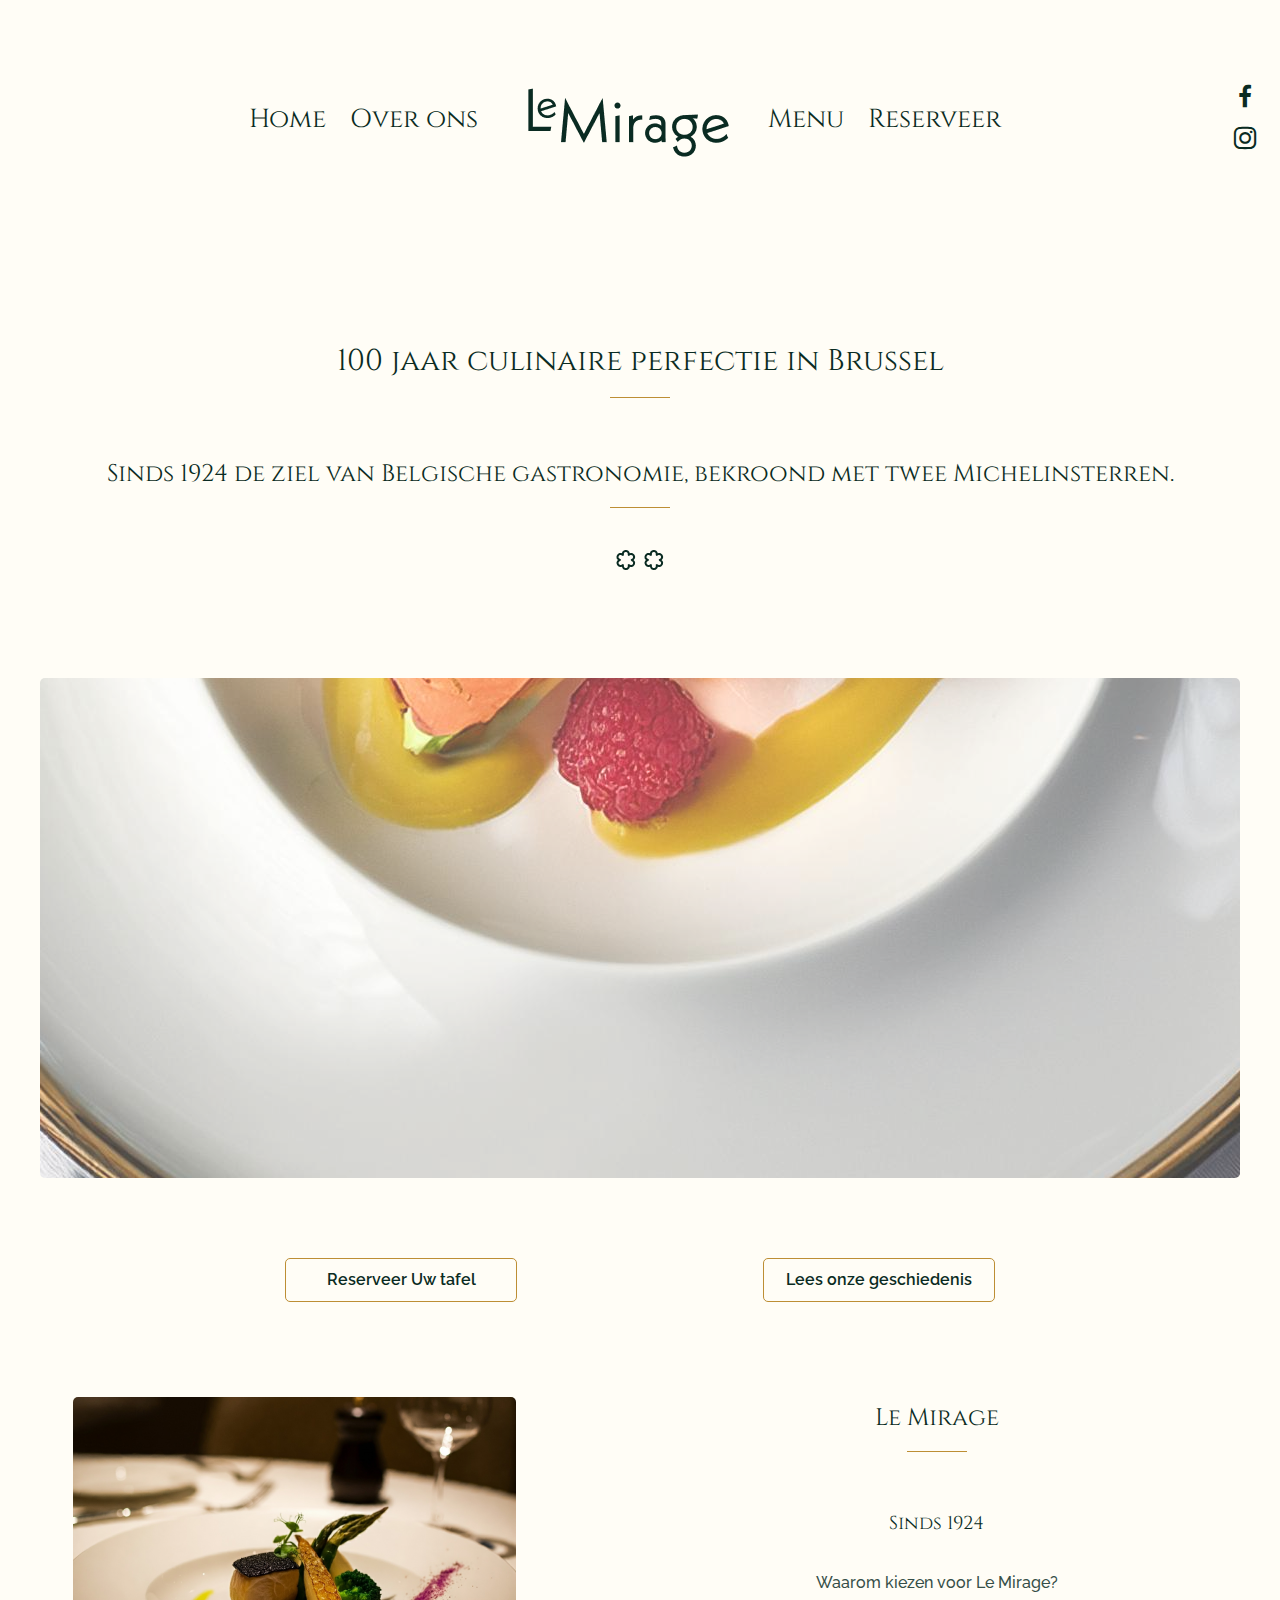
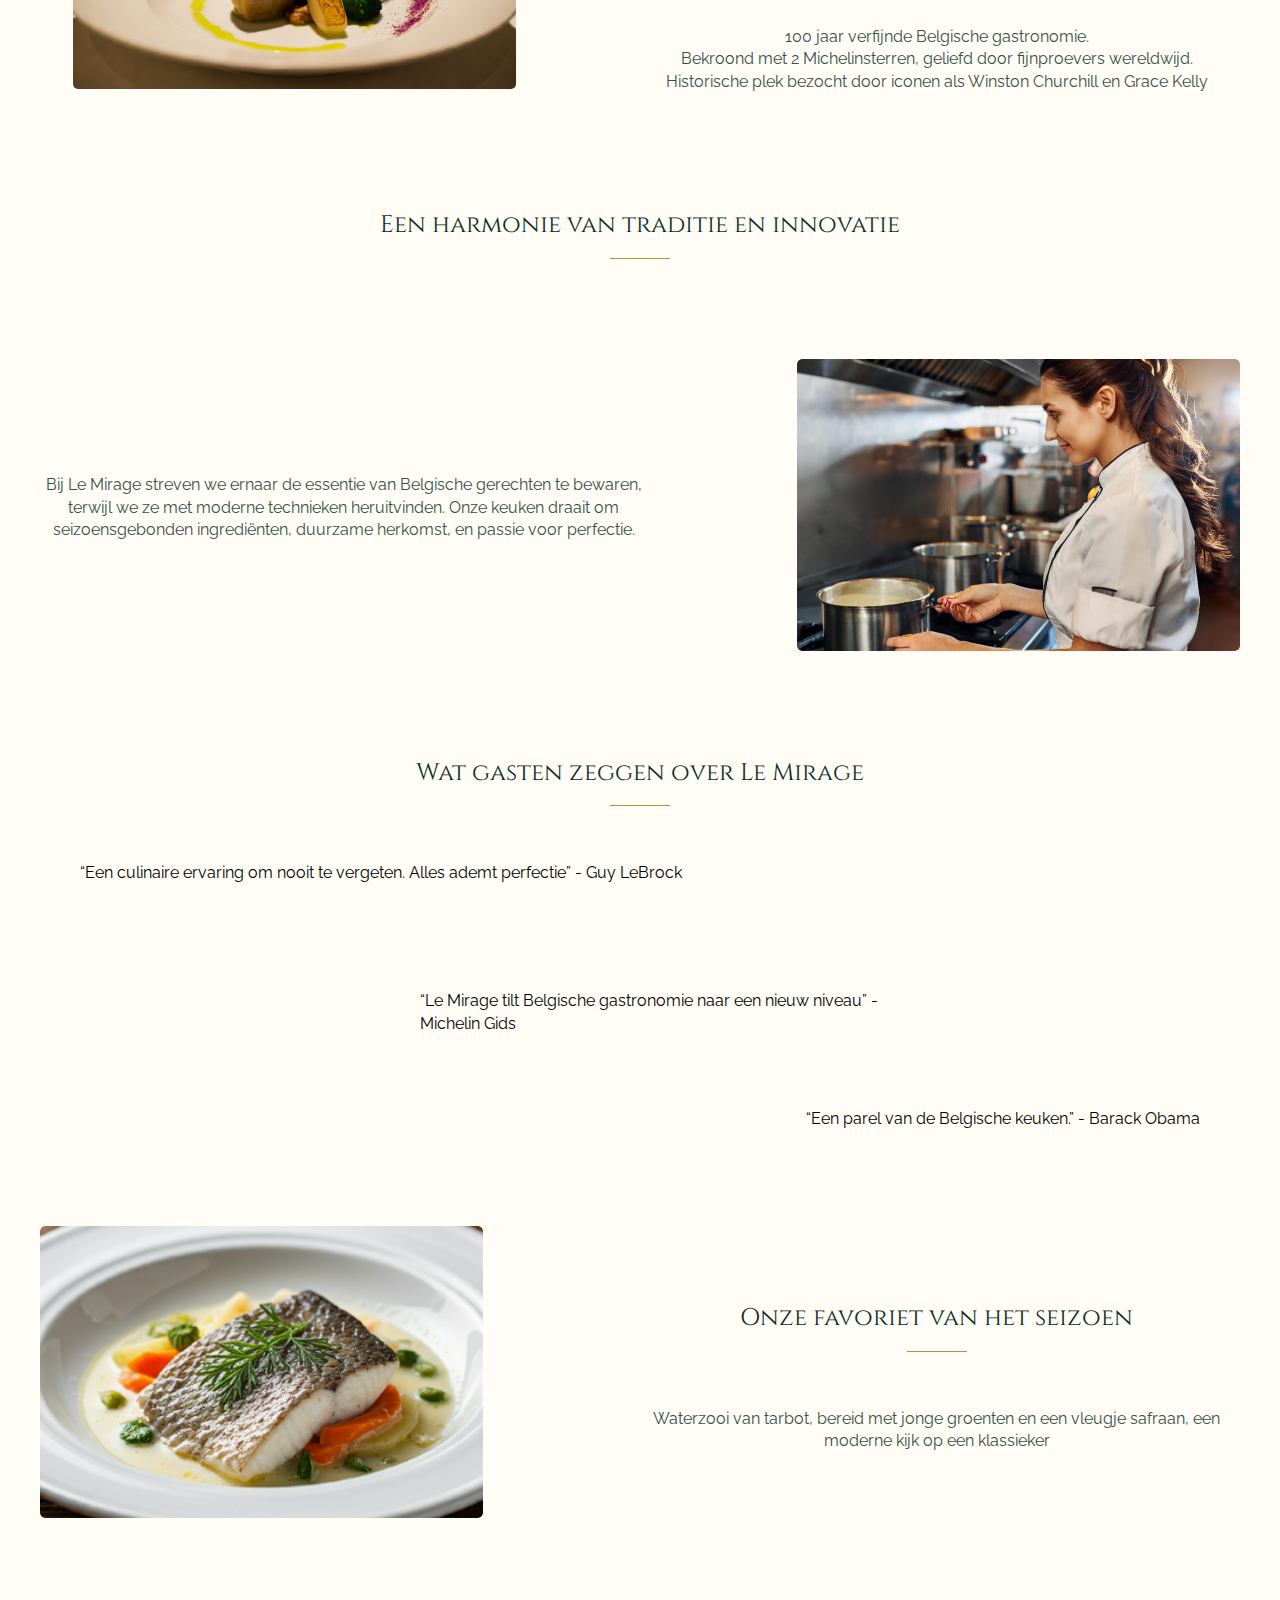
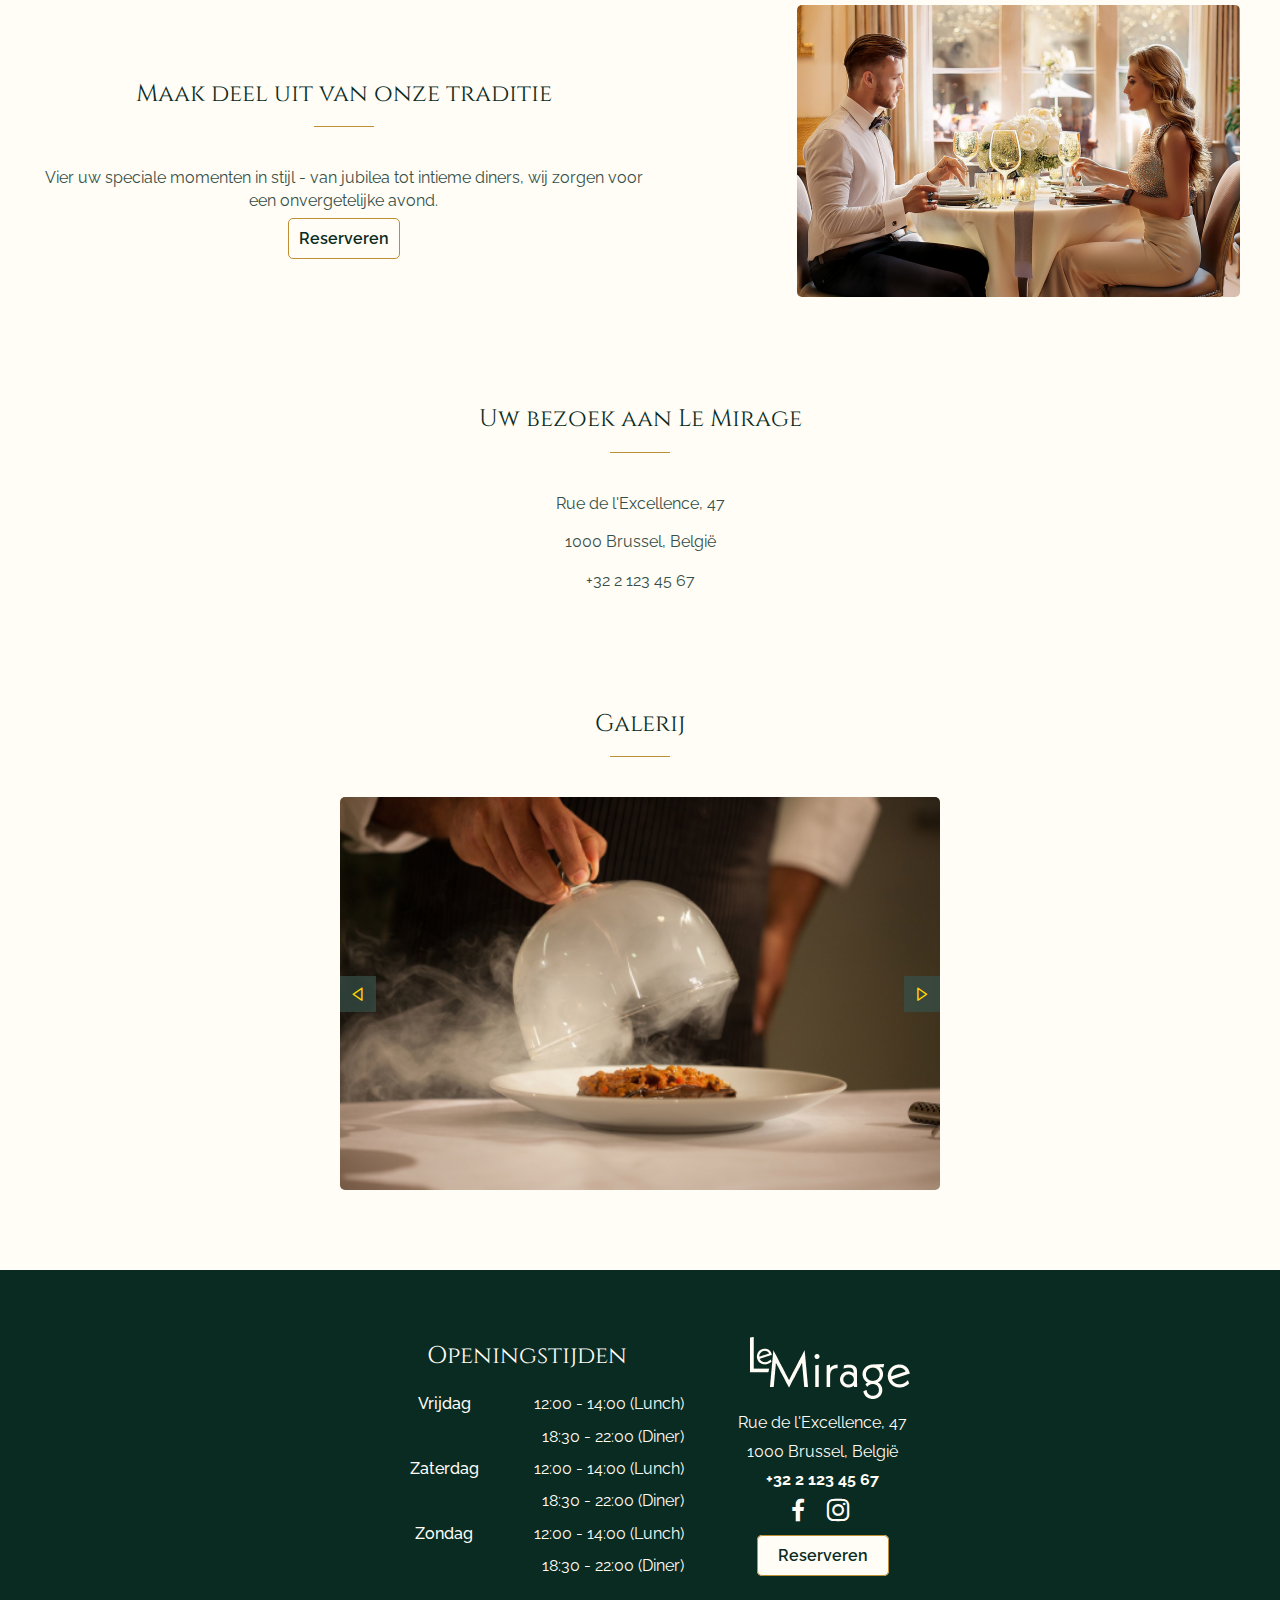
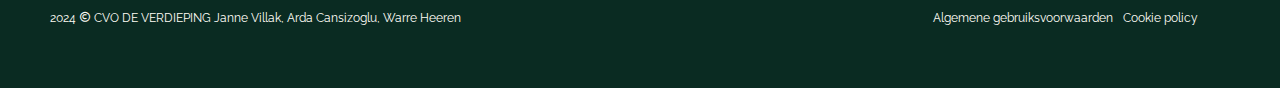
<file: index.html>
<!DOCTYPE html>
<html lang="nl">
<head>
  <meta charset="UTF-8">
  <meta name="viewport" content="width=device-width, initial-scale=1.0">
  <link rel="preconnect" href="https://fonts.googleapis.com">
  <link rel="preconnect" href="https://fonts.gstatic.com" crossorigin>
  <link href="https://fonts.googleapis.com/css2?family=Cinzel:wght@400..900&family=Raleway:ital,wght@0,100..900;1,100..900&display=swap" rel="stylesheet">
  <link rel="stylesheet" href="https://cdnjs.cloudflare.com/ajax/libs/font-awesome/6.7.1/css/all.min.css" integrity="sha512-5Hs3dF2AEPkpNAR7UiOHba+lRSJNeM2ECkwxUIxC1Q/FLycGTbNapWXB4tP889k5T5Ju8fs4b1P5z/iB4nMfSQ==" crossorigin="anonymous" referrerpolicy="no-referrer">
  <link href='https://unpkg.com/boxicons@2.1.4/css/boxicons.min.css' rel='stylesheet'>
  <link rel="stylesheet" href="main.css">
  <script id="mcjs">!function(c,h,i,m,p){m=c.createElement(h),p=c.getElementsByTagName(h)[0],m.async=1,m.src=i,p.parentNode.insertBefore(m,p)}(document,"script","https://chimpstatic.com/mcjs-connected/js/users/7bb4e3809a98e69a9f08144ef/3a991d04a218d52280e960f72.js");</script>
  <meta name="title" content="Le Mirage | 100 Jaar Culinaire Perfectie in Brussel">
<meta name="description" content="Le Mirage, opgericht in 1924, is een iconisch restaurant in Brussel met twee Michelinsterren. Geniet van verfijnde Belgische gerechten en een rijke geschiedenis, bezocht door Winston Churchill, Queen Elizabeth II, en Grace Kelly.">
<meta name="keywords" content="Le Mirage, Brussels restaurant, Michelinster, haute cuisine, Belgisch keuken, Winston Churchill, Queen Elizabeth II, Grace Kelly, luxueus dineren, culinaire ervaring, historisch restaurant, Le Mirage cookie policy, cookie policy">
<meta name="author" content="Le Mirage">
<meta name="viewport" content="width=device-width, initial-scale=1.0">
  <title>Le Mirage</title>
</head>
<body>
  <header>
    <div class="header-elements">
        <div class="nav-left">
        </div>
        <div class="nav-mid">
            <nav>        
                <a href="index.html" class="links">Home</a>
                <a href="overons.html" class="links">Over ons</a>
            </nav>
            <a href="index.html">
                <img src="images/lemirage-dark.png" class="logo" alt="Logo"></a>
            <nav>   
                <a href="menu.html" class="links">Menu</a>
                <a href="reservatie.html" class="links">Reserveer</a>
            </nav> 
        </div>      
        <div class="nav-right">
            <a href="#"><i class='bx bxl-facebook'></i></a>
            <a href="#"><i class='bx bxl-instagram'></i></a>
        </div>
    </div>  
</header>
<section class="first">
    <div class="first-main">    
        <div class="hero-text">
            <h1>100 jaar culinaire perfectie in Brussel</h1>
            <h2>Sinds 1924 de ziel van Belgische gastronomie, bekroond met twee Michelinsterren.</h2>
        </div>
        <div class="hero-michelins">
            <img src="images/michelin-dark.png" alt="Michelin stars">
            <img src="images/michelin-dark.png" alt="Michelin stars">
        </div>
        <div class="hero-image">
        </div>
            <div class="hero-buttons">
                <a href="reservatie.html" class="white-button">Reserveer Uw tafel</a>
                <a href="overons.html" class="white-button">Lees onze geschiedenis</a>
            </div>
    </div>
</section>

<section class="second">
    <div class="second-main">
        <div class="second-left-i"><img src="images/second-section.png" alt="fine-dining plate with fish dish" class="second-img"></div>
        <div class="second-right">
                <h2>Le Mirage</h2>
                <h3>Sinds 1924</h3>

            <p><span>Waarom kiezen voor Le Mirage?</span></p>
                <p>100 jaar verfijnde Belgische gastronomie.<br>
                Bekroond met 2 Michelinsterren, geliefd door fijnproevers wereldwijd.<br>
                Historische plek bezocht door iconen als Winston
                Churchill en Grace Kelly</p>
        </div>
    </div>
</section>

<section class="third">
    <div  class="third-main">
            <h2>Een harmonie van traditie en innovatie</h2> 
        <div class="third-bottom">
        <div class="third-left">
            <p>Bij Le Mirage streven we ernaar de essentie van Belgische gerechten te bewaren, terwijl we ze met moderne technieken heruitvinden. Onze keuken draait om seizoensgebonden ingrediënten, duurzame herkomst, en passie voor perfectie.</p>
        </div>
        <div class="third-right">
            <img src="images/sophie-kitchen.png" alt="Chef Sophie Van Loo preparing her famous dish in Le Mirage kitchen">
        </div>
    </div>
 </div>
</section>

<section class="fourth">
    <div class="fourth-main">
        <h2>Wat gasten zeggen over Le Mirage</h2>
        <div class="fourth-bottom">
            <div class="fourth-bottom-quotes">
                <blockquote>“Een culinaire ervaring om nooit te vergeten. Alles ademt perfectie” - Guy LeBrock</blockquote>
                <blockquote>“Le Mirage tilt Belgische gastronomie naar een nieuw niveau” - Michelin Gids</blockquote>
                <blockquote>“Een parel van de Belgische keuken.” - Barack Obama</blockquote>   
            </div>
        </div>
    </div>
</section>

<section class="fifth">
    <div class="second-main">
        <div class="second-left-i"><img src="images/waterzooi_tarbot.png" alt="Waterzooi dish" class="second-img"></div>
        <div class="second-right">
                <h2>Onze favoriet van het seizoen</h2>
            <p>Waterzooi van tarbot, bereid met jonge groenten en een vleugje safraan, een moderne kijk op een klassieker</p>
        </div>
    </div>
</section>

<section class="sixth">
    <div class="sixth-main">
        <div class="sixth-left">
            <h2>Maak deel uit van onze traditie</h2>
            <p>Vier uw speciale momenten in stijl - van jubilea tot intieme diners, wij zorgen voor een onvergetelijke avond.</p>
            <a href="reservatie.html" class="white-button">Reserveren</a>            
        </div>
        <div class="sixth-right-i"><img src="images/couple.png" alt="Couple dining in Le Mirage, ivory clothes, romantic dinner" class="third-img"></div>
    </div>
</section>

<section class="seventh">
    <div class="seventh-text">
        <h2>Uw bezoek aan Le Mirage</h2>
        <p>Rue de l'Excellence, 47</p>
            <p>1000 Brussel, België</p>
            <p>+32 2 123 45 67</p>
    </div>
</section>
<section class="eighth">
    <h2>Galerij</h2>
    <div class="gallery-main">
            <div class="gallery-scroll">
                <img src="images/food1.png"  alt="Garcon lifting a cover of a dish with white smoke dispersing from under it" class="gallery-piece">
                <img src="images/food2.png" alt="Tasty steak on a plate" class="gallery-piece">
                <img src="images/food3.png"  alt="Tasty salmon dish on a plate" class="gallery-piece">
                <img src="images/food4.png"  alt="Jacobs mossels on a plate" class="gallery-piece">
                <img src="images/food5.png"  alt="Tuna and something dish" class="gallery-piece">
                <img src="images/food6.png"  alt="Couple enjoying a romantic dinner" class="gallery-piece">
                <img src="images/food7.png"  alt="Grace Kelly and Prince Rainier III" class="gallery-piece">
                <img src="images/food8.png"  alt="Le Mirage first menu ever" class="gallery-piece">
                <img src="images/food9.png"  alt="Winston Churchill" class="gallery-piece">
                <img src="images/food10.png"  alt="Birthday celebration 100 years Le Mirage" class="gallery-piece">
                <img src="images/food11.png"  alt="Chocolate dessert Chocobomb" class="gallery-piece">
                <img src="images/food12.png"  alt="Waterzooi with tarbot on fresh veggies" class="gallery-piece">
                <img src="images/food13.png"  alt="Table ready for guests at Le Mirage" class="gallery-piece">
            </div>
            <div class="gallery-buttons">
              <i class='bx bx-left-arrow' id="previous"></i>
              <i class='bx bx-right-arrow' id="next"></i>
            </div>
    </div>
</section>
<footer class="footer-main">
    <div class="footer-top">
        <div class="footer-top-top">
            <div class="footer-top-left">
                <h2>Openingstijden</h2>
                <div class="opening-hours">
                    <div>Vrijdag</div>
                    <div>12:00 - 14:00 (Lunch)</div>
                    <div></div>
                    <div>18:30 - 22:00 (Diner)</div>
                    <div>Zaterdag</div>
                    <div>12:00 - 14:00 (Lunch)</div>
                    <div></div>
                    <div>18:30 - 22:00 (Diner)</div>
                    <div>Zondag</div>
                    <div>12:00 - 14:00 (Lunch)</div>
                    <div></div>
                    <div>18:30 - 22:00 (Diner)</div>
                </div>
            </div>
            <div class="footer-top-right">
                <img src="images/lemirage-white.png" alt="Le Mirage logo" class="footer-logo">
                <address>
                    Rue de l'Excellence, 47<br>
                    1000 Brussel, België<br>
                    <a href="tel:+3221234567">+32 2 123 45 67</a>
                </address>
                <div class="socials">
                    <a href="#"><i class='bx bxl-facebook'></i></a>
                    <a href="#"><i class='bx bxl-instagram'></i></a>
                </div>
                        <div class="footer-button">       
            <a href="reservatie.html" class="reservation-button">Reserveren</a>
        </div>
            </div>
        </div>

    </div>    
    <div class="footer-bottom">
        <p>2024 <i class='bx bx-copyright'></i> CVO DE VERDIEPING Janne Villak, Arda Cansizoglu, Warre Heeren</p>
        <div class="policies">
            <a href="agvw.html">Algemene gebruiksvoorwaarden</a>
            <a href="cookies.html">Cookie policy</a>
        </div>  
    </div>
  </footer>
<script src="main.js"></script>
</body>
</html>
</file>
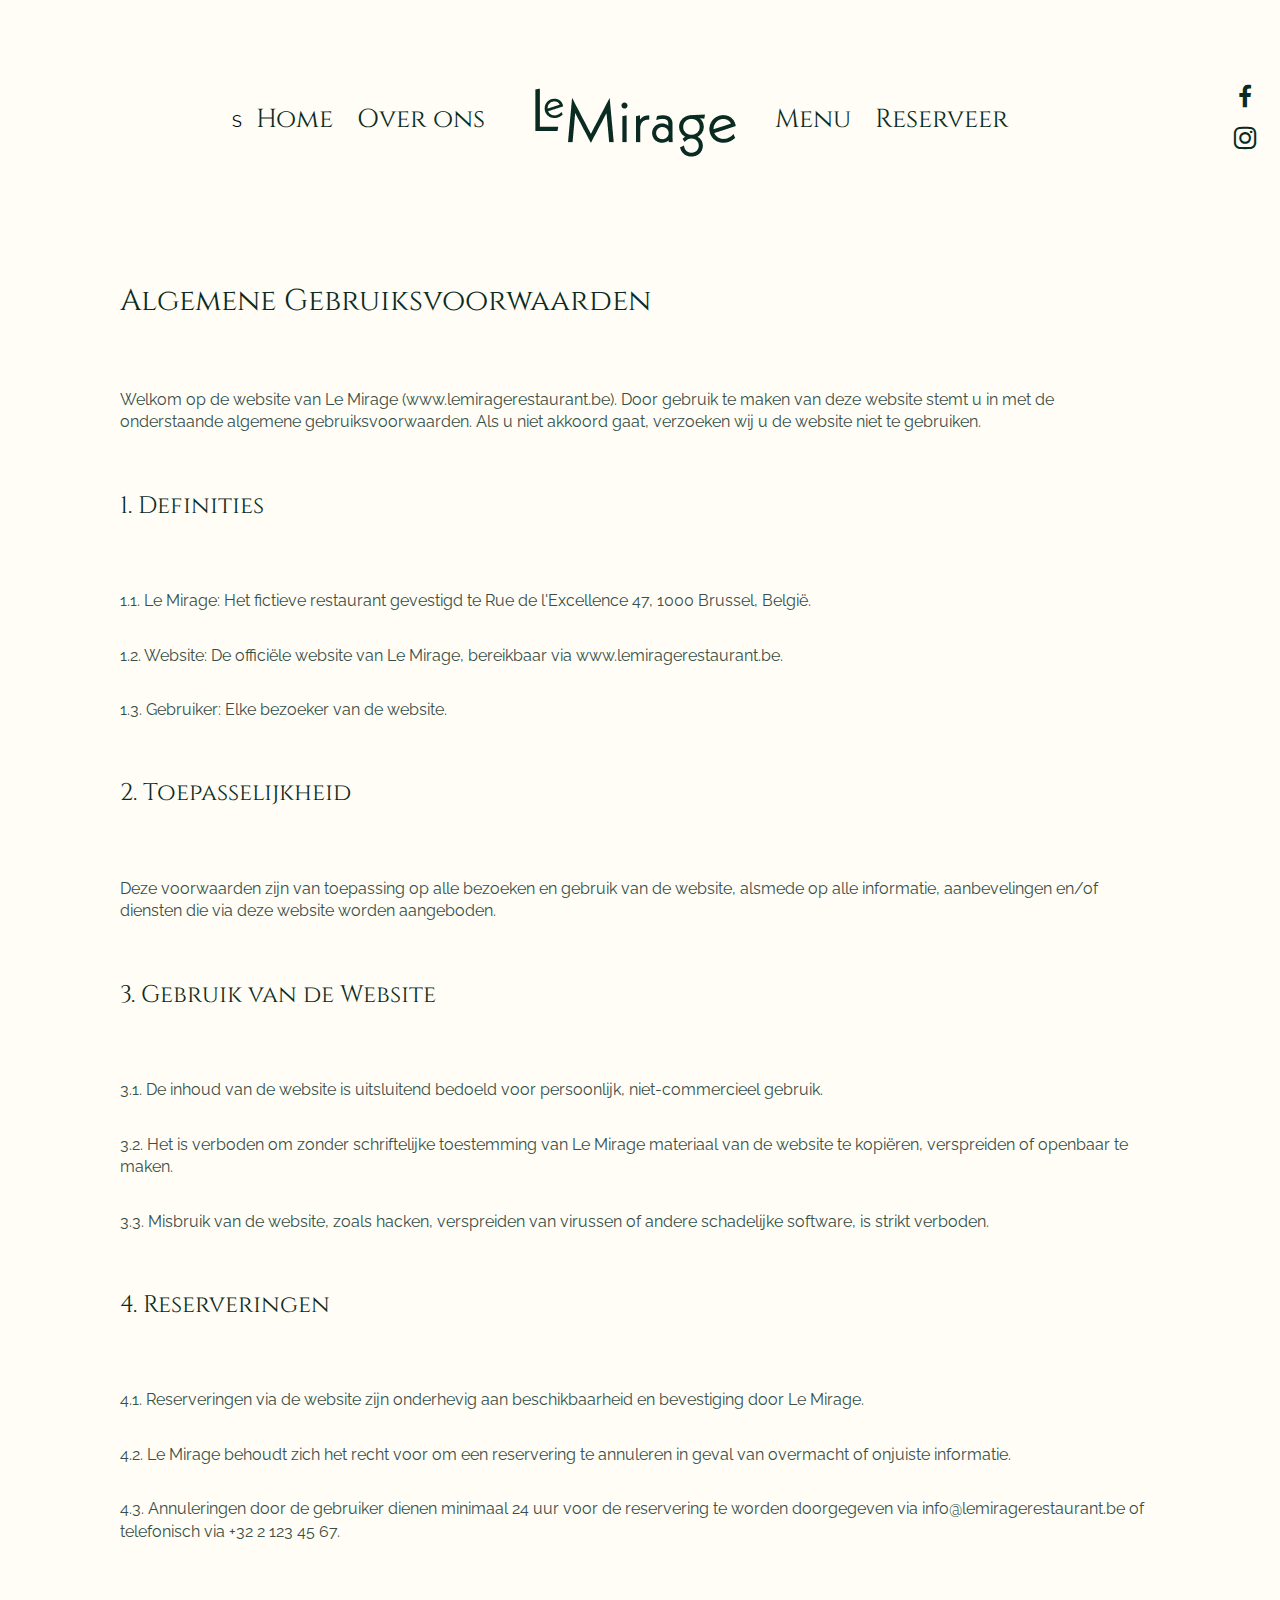
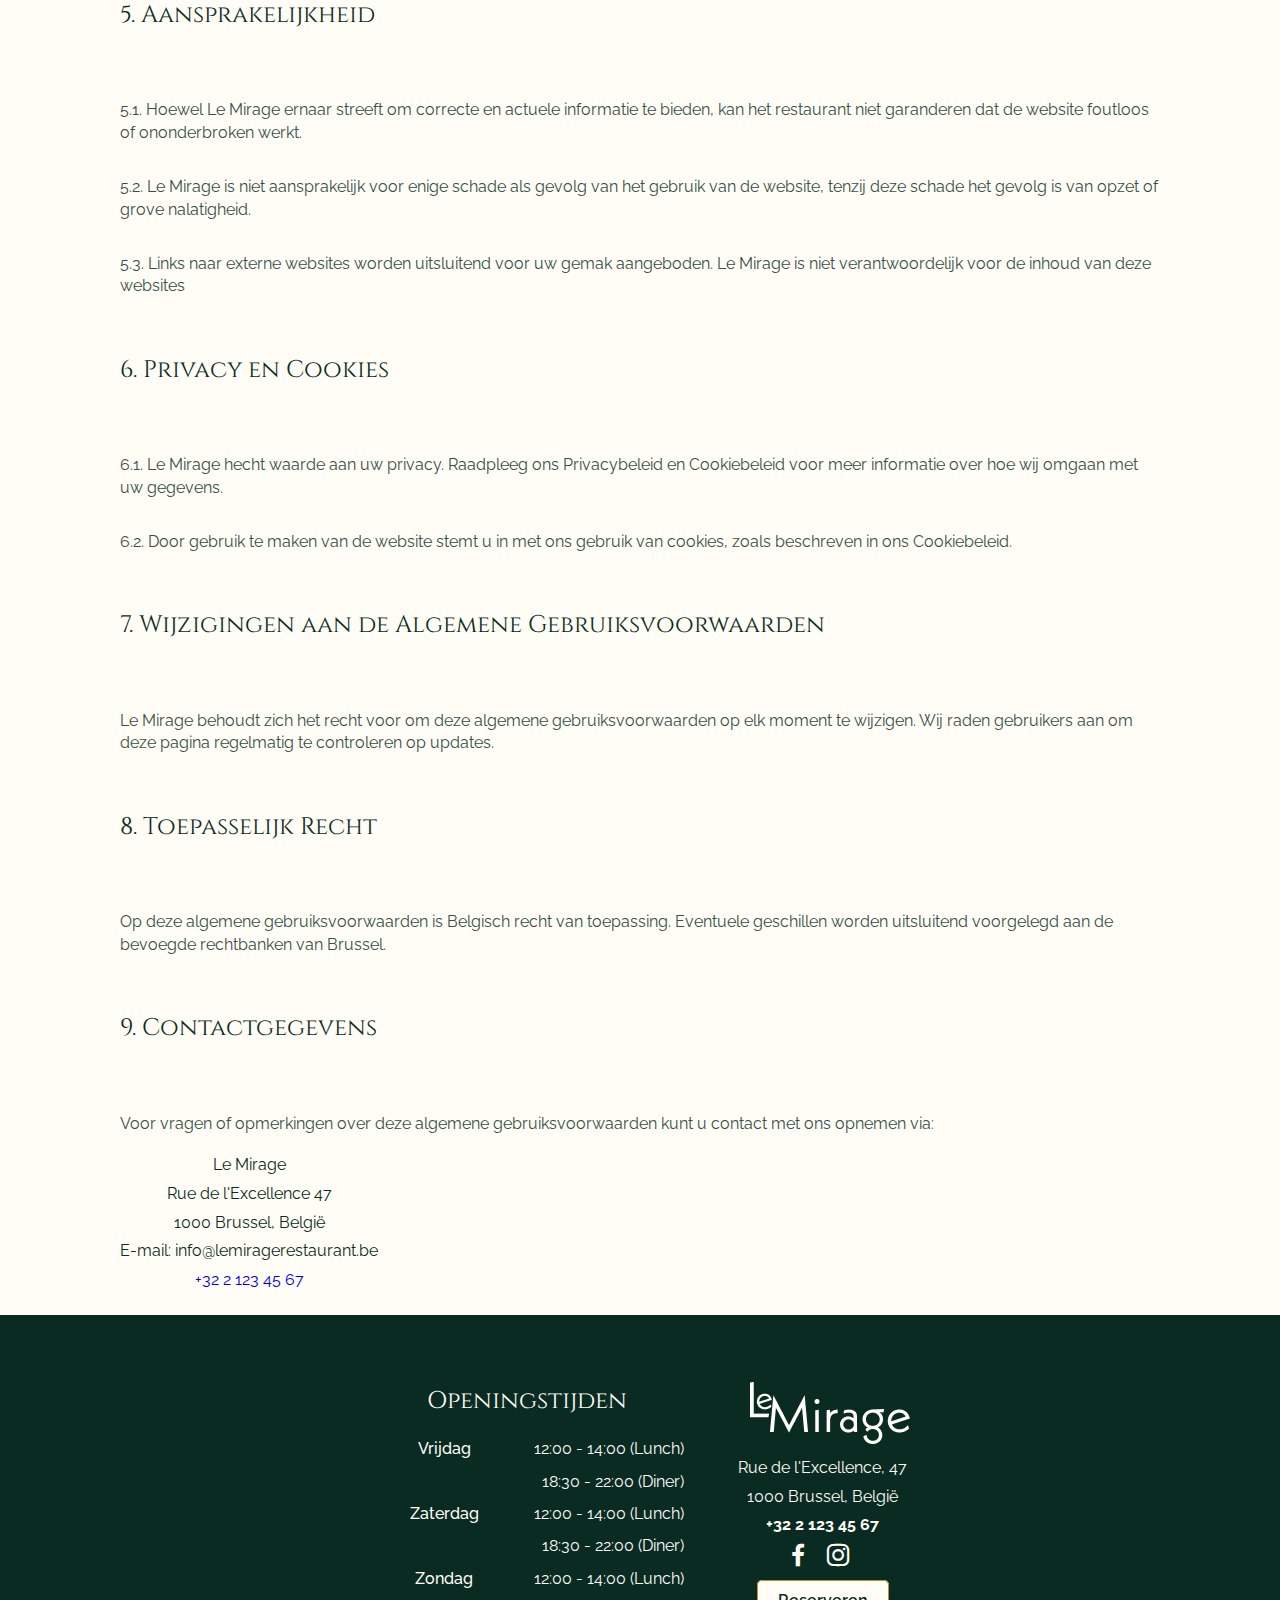
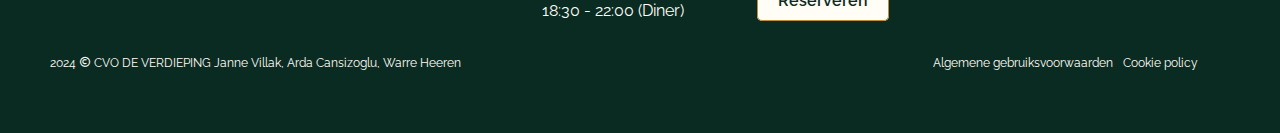
<file: agvw.html>
<!DOCTYPE html>
<html lang="nl">
<head>
  <meta charset="UTF-8">
  <meta name="viewport" content="width=device-width, initial-scale=1.0">
  <link rel="preconnect" href="https://fonts.googleapis.com">
  <link rel="preconnect" href="https://fonts.gstatic.com" crossorigin>
  <link href="https://fonts.googleapis.com/css2?family=Cinzel:wght@400..900&family=Raleway:ital,wght@0,100..900;1,100..900&display=swap" rel="stylesheet">
  <link rel="stylesheet" href="https://cdnjs.cloudflare.com/ajax/libs/font-awesome/6.7.1/css/all.min.css" integrity="sha512-5Hs3dF2AEPkpNAR7UiOHba+lRSJNeM2ECkwxUIxC1Q/FLycGTbNapWXB4tP889k5T5Ju8fs4b1P5z/iB4nMfSQ==" crossorigin="anonymous" referrerpolicy="no-referrer">
  <link href='https://unpkg.com/boxicons@2.1.4/css/boxicons.min.css' rel='stylesheet'>
  <link rel="stylesheet" href="main.css">
  <script id="mcjs">!function(c,h,i,m,p){m=c.createElement(h),p=c.getElementsByTagName(h)[0],m.async=1,m.src=i,p.parentNode.insertBefore(m,p)}(document,"script","https://chimpstatic.com/mcjs-connected/js/users/7bb4e3809a98e69a9f08144ef/3a991d04a218d52280e960f72.js");</script>
  <meta name="title" content="Le Mirage | 100 Jaar Culinaire Perfectie in Brussel">
<meta name="description" content="Le Mirage, opgericht in 1924, is een iconisch restaurant in Brussel met twee Michelinsterren. Geniet van verfijnde Belgische gerechten en een rijke geschiedenis, bezocht door Winston Churchill, Queen Elizabeth II, en Grace Kelly.">
<meta name="keywords" content="Le Mirage, Brussels restaurant, Michelinster, haute cuisine, Belgisch keuken, Winston Churchill, Queen Elizabeth II, Grace Kelly, luxueus dineren, culinaire ervaring, historisch restaurant, Le Mirage cookie policy, cookie policy">
<meta name="author" content="Le Mirage">
<meta name="viewport" content="width=device-width, initial-scale=1.0">
  <title>Le Mirage</title>
</head>
<body>
  <header>
    <div class="header-elements">
        <div class="nav-left">
        </div>
        <div class="nav-mid">
            <nav>        S
                <a href="index.html" class="links">Home</a>
                <a href="overons.html" class="links">Over ons</a>
            </nav>
            <a href="index.html">
                <img src="images/lemirage-dark.png" class="logo" alt="Logo"></a>
            <nav>   
                <a href="menu.html" class="links">Menu</a>
                <a href="reservatie.html" class="links">Reserveer</a>
            </nav> 
        </div>      
        <div class="nav-right">
            <a href="#"><i class='bx bxl-facebook'></i></a>
            <a href="#"><i class='bx bxl-instagram'></i></a>
        </div>
    </div>  
</header>
<section class="user-policy">
  <h1>Algemene Gebruiksvoorwaarden</h1>
  <p>Welkom op de website van Le Mirage (www.lemiragerestaurant.be). Door gebruik te maken van deze website stemt u in met de onderstaande algemene gebruiksvoorwaarden. Als u niet akkoord gaat, verzoeken wij u de website niet te gebruiken.</p>
</section>

<section class="user-policy">
  <h2>1. Definities</h2>
  <p>1.1. Le Mirage: Het fictieve restaurant gevestigd te Rue de l'Excellence 47, 1000 Brussel, België.</p>
  <p>1.2. Website: De officiële website van Le Mirage, bereikbaar via www.lemiragerestaurant.be.</p>
  <p>1.3. Gebruiker: Elke bezoeker van de website.</p>
</section>

<section class="user-policy">
  <h2>2. Toepasselijkheid</h2>
  <p>Deze voorwaarden zijn van toepassing op alle bezoeken en gebruik van de website, alsmede op alle informatie, aanbevelingen en/of diensten die via deze website worden aangeboden.</p>
</section>

<section class="user-policy">
  <h2>3. Gebruik van de Website</h2>
  <p>3.1. De inhoud van de website is uitsluitend bedoeld voor persoonlijk, niet-commercieel gebruik.</p>
  <p>3.2. Het is verboden om zonder schriftelijke toestemming van Le Mirage materiaal van de website te kopiëren, verspreiden of openbaar te maken.</p>
  <p>3.3. Misbruik van de website, zoals hacken, verspreiden van virussen of andere schadelijke software, is strikt verboden.</p>
</section>

<section class="user-policy">
  <h2>4. Reserveringen</h2>
  <p>4.1. Reserveringen via de website zijn onderhevig aan beschikbaarheid en bevestiging door Le Mirage.</p>
  <p>4.2. Le Mirage behoudt zich het recht voor om een reservering te annuleren in geval van overmacht of onjuiste informatie.</p>
  <p>4.3. Annuleringen door de gebruiker dienen minimaal 24 uur voor de reservering te worden doorgegeven via info@lemiragerestaurant.be of telefonisch via +32 2 123 45 67.</p>
</section>

<section class="user-policy">
  <h2>5. Aansprakelijkheid</h2>
  <p>5.1. Hoewel Le Mirage ernaar streeft om correcte en actuele informatie te bieden, kan het restaurant niet garanderen dat de website foutloos of ononderbroken werkt.</p>
  <p>5.2. Le Mirage is niet aansprakelijk voor enige schade als gevolg van het gebruik van de website, tenzij deze schade het gevolg is van opzet of grove nalatigheid.</p>
  <p>5.3. Links naar externe websites worden uitsluitend voor uw gemak aangeboden. Le Mirage is niet verantwoordelijk voor de inhoud van deze websites</p>
</section>

<section class="user-policy">
  <h2>6. Privacy en Cookies</h2>
  <p>6.1. Le Mirage hecht waarde aan uw privacy. Raadpleeg ons Privacybeleid en Cookiebeleid voor meer informatie over hoe wij omgaan met uw gegevens.</p>
  <p>6.2. Door gebruik te maken van de website stemt u in met ons gebruik van cookies, zoals beschreven in ons Cookiebeleid.</p>
</section>

<section class="user-policy">
  <h2>7. Wijzigingen aan de Algemene Gebruiksvoorwaarden</h2>
  <p>Le Mirage behoudt zich het recht voor om deze algemene gebruiksvoorwaarden op elk moment te wijzigen. Wij raden gebruikers aan om deze pagina regelmatig te controleren op updates.</p>
</section>

<section class="user-policy">
    <h2>8. Toepasselijk Recht</h2>
    <p>Op deze algemene gebruiksvoorwaarden is Belgisch recht van toepassing. Eventuele geschillen worden uitsluitend voorgelegd aan de bevoegde rechtbanken van Brussel.</p>
</section>

<section class="user-policy">
      <h2>9. Contactgegevens</h2>
      <p>Voor vragen of opmerkingen over deze algemene gebruiksvoorwaarden kunt u contact met ons opnemen via:</p>
      <address>Le Mirage<br>
      Rue de l'Excellence 47<br>
      1000 Brussel, België<br>
      E-mail: info@lemiragerestaurant.be<br>
      <a href="tel:+3221234567"> +32 2 123 45 67</a></address>
</section>

<footer class="footer-main">
  <div class="footer-top">
      <div class="footer-top-top">
          <div class="footer-top-left">
              <h2>Openingstijden</h2>
              <div class="opening-hours">
                  <div>Vrijdag</div>
                  <div>12:00 - 14:00 (Lunch)</div>
                  <div></div>
                  <div>18:30 - 22:00 (Diner)</div>
                  <div>Zaterdag</div>
                  <div>12:00 - 14:00 (Lunch)</div>
                  <div></div>
                  <div>18:30 - 22:00 (Diner)</div>
                  <div>Zondag</div>
                  <div>12:00 - 14:00 (Lunch)</div>
                  <div></div>
                  <div>18:30 - 22:00 (Diner)</div>
              </div>
          </div>
          <div class="footer-top-right">
              <img src="images/lemirage-white.png" alt="Le Mirage logo" class="footer-logo">
              <address>
                  Rue de l'Excellence, 47<br>
                  1000 Brussel, België<br>
                  <a href="tel:+3221234567">+32 2 123 45 67</a>
              </address>
              <div class="socials">
                  <a href="#"><i class='bx bxl-facebook'></i></a>
                  <a href="#"><i class='bx bxl-instagram'></i></a>
              </div>
                      <div class="footer-button">       
          <a href="reserveer.html" class="reservation-button">Reserveren</a>
      </div>
          </div>
      </div>

  </div>    
  <div class="footer-bottom">
      <p>2024 <i class='bx bx-copyright'></i> CVO DE VERDIEPING Janne Villak, Arda Cansizoglu, Warre Heeren</p>
      <div class="policies">
          <a href="agvw.html">Algemene gebruiksvoorwaarden</a>
          <a href="cookies.html">Cookie policy</a>
      </div>  
  </div>
</footer>
<script src="main.js"></script>
</body>
</html>
</file>
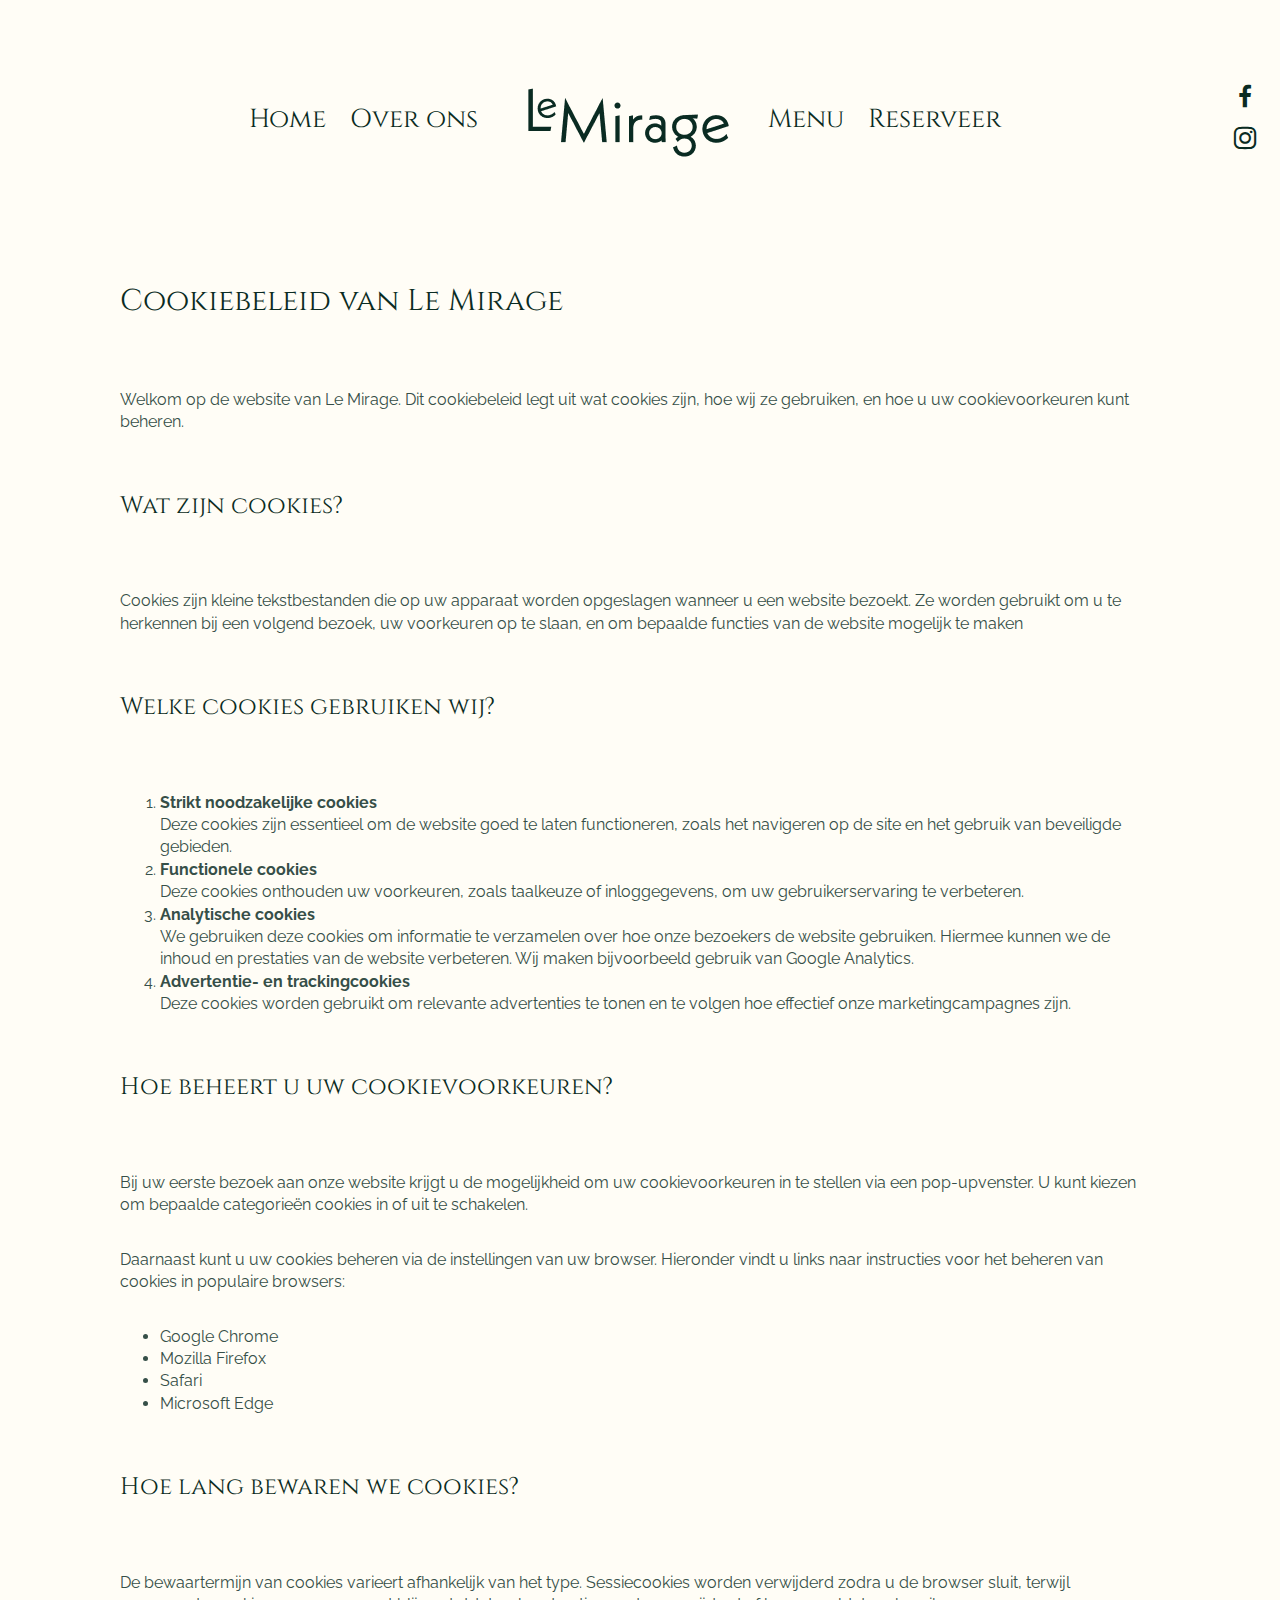
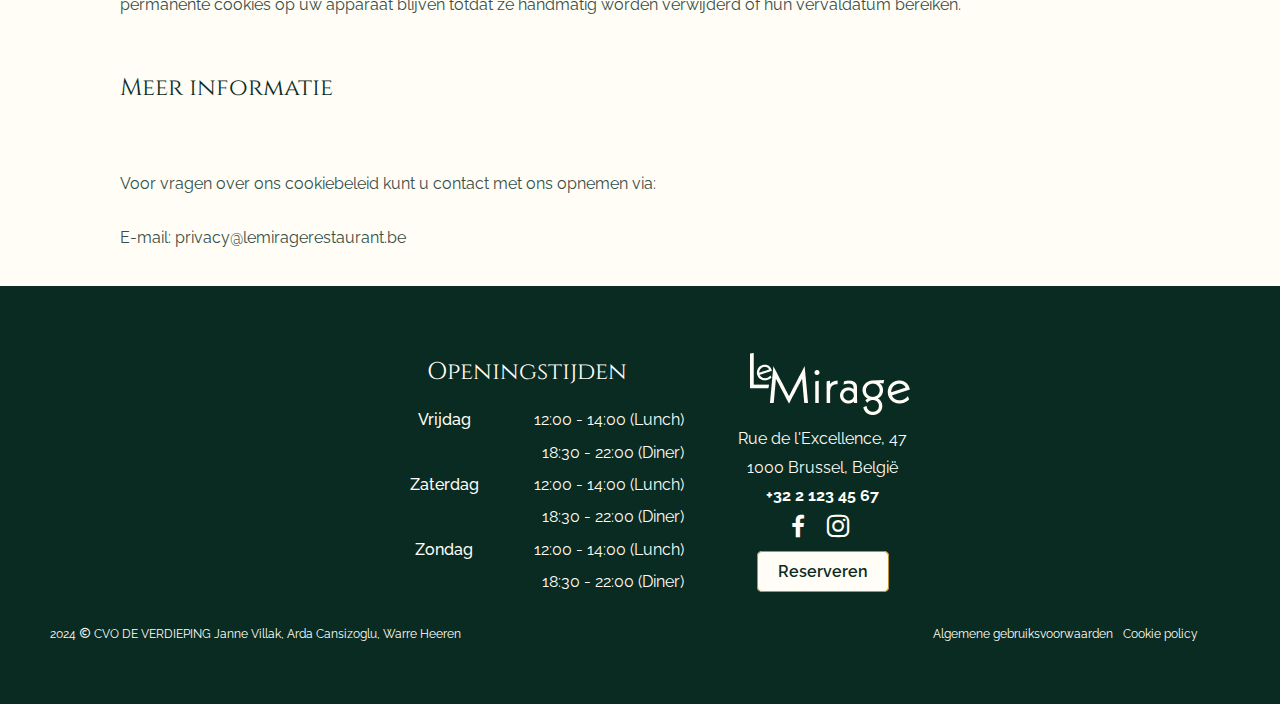
<file: cookies.html>
<!DOCTYPE html>
<html lang="nl">
<head>
  <meta charset="UTF-8">
  <meta name="viewport" content="width=device-width, initial-scale=1.0">
  <link rel="preconnect" href="https://fonts.googleapis.com">
  <link rel="preconnect" href="https://fonts.gstatic.com" crossorigin>
  <link href="https://fonts.googleapis.com/css2?family=Cinzel:wght@400..900&family=Raleway:ital,wght@0,100..900;1,100..900&display=swap" rel="stylesheet">
  <link rel="stylesheet" href="https://cdnjs.cloudflare.com/ajax/libs/font-awesome/6.7.1/css/all.min.css" integrity="sha512-5Hs3dF2AEPkpNAR7UiOHba+lRSJNeM2ECkwxUIxC1Q/FLycGTbNapWXB4tP889k5T5Ju8fs4b1P5z/iB4nMfSQ==" crossorigin="anonymous" referrerpolicy="no-referrer">
  <link href='https://unpkg.com/boxicons@2.1.4/css/boxicons.min.css' rel='stylesheet'>
  <link rel="stylesheet" href="main.css">
  <script id="mcjs">!function(c,h,i,m,p){m=c.createElement(h),p=c.getElementsByTagName(h)[0],m.async=1,m.src=i,p.parentNode.insertBefore(m,p)}(document,"script","https://chimpstatic.com/mcjs-connected/js/users/7bb4e3809a98e69a9f08144ef/3a991d04a218d52280e960f72.js");</script>
  <meta name="title" content="Le Mirage | 100 Jaar Culinaire Perfectie in Brussel">
<meta name="description" content="Le Mirage, opgericht in 1924, is een iconisch restaurant in Brussel met twee Michelinsterren. Geniet van verfijnde Belgische gerechten en een rijke geschiedenis, bezocht door Winston Churchill, Queen Elizabeth II, en Grace Kelly.">
<meta name="keywords" content="Le Mirage, Brussels restaurant, Michelinster, haute cuisine, Belgisch keuken, Winston Churchill, Queen Elizabeth II, Grace Kelly, luxueus dineren, culinaire ervaring, historisch restaurant, Le Mirage cookie policy, cookie policy">
<meta name="author" content="Le Mirage">
<meta name="viewport" content="width=device-width, initial-scale=1.0">
  <title>Le Mirage</title>
</head>
<body>
  <header>
    
    <div class="header-elements">
        <div class="nav-left">
        </div>
        <div class="nav-mid">
            <nav>        
                <a href="index.html" class="links">Home</a>
                <a href="overons.html" class="links">Over ons</a>
            </nav>
            <a href="index.html">
                <img src="images/lemirage-dark.png" class="logo" alt="Logo"></a>
            <nav>   
                <a href="menu.html" class="links">Menu</a>
                <a href="reservatie.html" class="links">Reserveer</a>
            </nav> 
        </div>      
        <div class="nav-right">
            <a href="#"><i class='bx bxl-facebook'></i></a>
            <a href="#"><i class='bx bxl-instagram'></i></a>
        </div>
    </div>  
</header>

<section class="user-policy"><h1>Cookiebeleid van Le Mirage</h1>
<p>Welkom op de website van Le Mirage. Dit cookiebeleid legt uit wat cookies zijn, hoe wij ze gebruiken, en hoe u uw cookievoorkeuren kunt beheren.</p></section>
<section class="user-policy"><h2>Wat zijn cookies?</h2><p>Cookies zijn kleine tekstbestanden die op uw apparaat worden opgeslagen wanneer u een website bezoekt. Ze worden gebruikt om u te herkennen bij een volgend bezoek, uw voorkeuren op te slaan, en om bepaalde functies van de website mogelijk te maken</p></section>
<section class="user-policy"><h2>Welke cookies gebruiken wij?</h2><ol>
  <li><strong>Strikt noodzakelijke cookies</strong><br>Deze cookies zijn essentieel om de website goed te laten functioneren, zoals het navigeren op de site en het gebruik van beveiligde gebieden.</li>
  <li><strong>Functionele cookies</strong><br> Deze cookies onthouden uw voorkeuren, zoals taalkeuze of inloggegevens, om uw gebruikerservaring te verbeteren.</li>
  <li><strong>Analytische cookies</strong><br>We gebruiken deze cookies om informatie te verzamelen over hoe onze bezoekers de website gebruiken. Hiermee kunnen we de inhoud en prestaties van de website verbeteren. Wij maken bijvoorbeeld gebruik van Google Analytics.</li>
  <li><strong>Advertentie- en trackingcookies</strong><br>Deze cookies worden gebruikt om relevante advertenties te tonen en te volgen hoe effectief onze marketingcampagnes zijn.</li>
</ol></section>
<section class="user-policy"><h2>Hoe beheert u uw cookievoorkeuren?</h2><p>Bij uw eerste bezoek aan onze website krijgt u de mogelijkheid om uw cookievoorkeuren in te stellen via een pop-upvenster. U kunt kiezen om bepaalde categorieën cookies in of uit te schakelen.</p>
<p>Daarnaast kunt u uw cookies beheren via de instellingen van uw browser. Hieronder vindt u links naar instructies voor het beheren van cookies in populaire browsers:</p>
<ul>
  <li>Google Chrome</li>
  <li>Mozilla Firefox</li>
  <li>Safari</li>
  <li>Microsoft Edge</li>
</ul></section>
<section class="user-policy"><h2>Hoe lang bewaren we cookies?</h2><p>De bewaartermijn van cookies varieert afhankelijk van het type. Sessiecookies worden verwijderd zodra u de browser sluit, terwijl permanente cookies op uw apparaat blijven totdat ze handmatig worden verwijderd of hun vervaldatum bereiken.</p></section>
<section class="user-policy"><h2>Meer informatie</h2><p>Voor vragen over ons cookiebeleid kunt u contact met ons opnemen via:</p><p>E-mail: privacy@lemiragerestaurant.be</p></section>

<footer class="footer-main">
  <div class="footer-top">
      <div class="footer-top-top">
          <div class="footer-top-left">
              <h2>Openingstijden</h2>
              <div class="opening-hours">
                  <div>Vrijdag</div>
                  <div>12:00 - 14:00 (Lunch)</div>
                  <div></div>
                  <div>18:30 - 22:00 (Diner)</div>
                  <div>Zaterdag</div>
                  <div>12:00 - 14:00 (Lunch)</div>
                  <div></div>
                  <div>18:30 - 22:00 (Diner)</div>
                  <div>Zondag</div>
                  <div>12:00 - 14:00 (Lunch)</div>
                  <div></div>
                  <div>18:30 - 22:00 (Diner)</div>
              </div>
          </div>
          <div class="footer-top-right">
              <img src="images/lemirage-white.png" alt="Le Mirage logo" class="footer-logo">
              <address>
                  Rue de l'Excellence, 47<br>
                  1000 Brussel, België<br>
                  <a href="tel:+3221234567">+32 2 123 45 67</a>
              </address>
              <div class="socials">
                  <a href="#"><i class='bx bxl-facebook'></i></a>
                  <a href="#"><i class='bx bxl-instagram'></i></a>
              </div>
                      <div class="footer-button">       
          <a href="reserveer.html" class="reservation-button">Reserveren</a>
      </div>
          </div>
      </div>

  </div>    
  <div class="footer-bottom">
      <p>2024 <i class='bx bx-copyright'></i> CVO DE VERDIEPING Janne Villak, Arda Cansizoglu, Warre Heeren</p>
      <div class="policies">
          <a href="agvw.html">Algemene gebruiksvoorwaarden</a>
          <a href="cookies.html">Cookie policy</a>
      </div>  
  </div>
</footer>
<script src="main.js"></script>
</body>
</html>
</file>
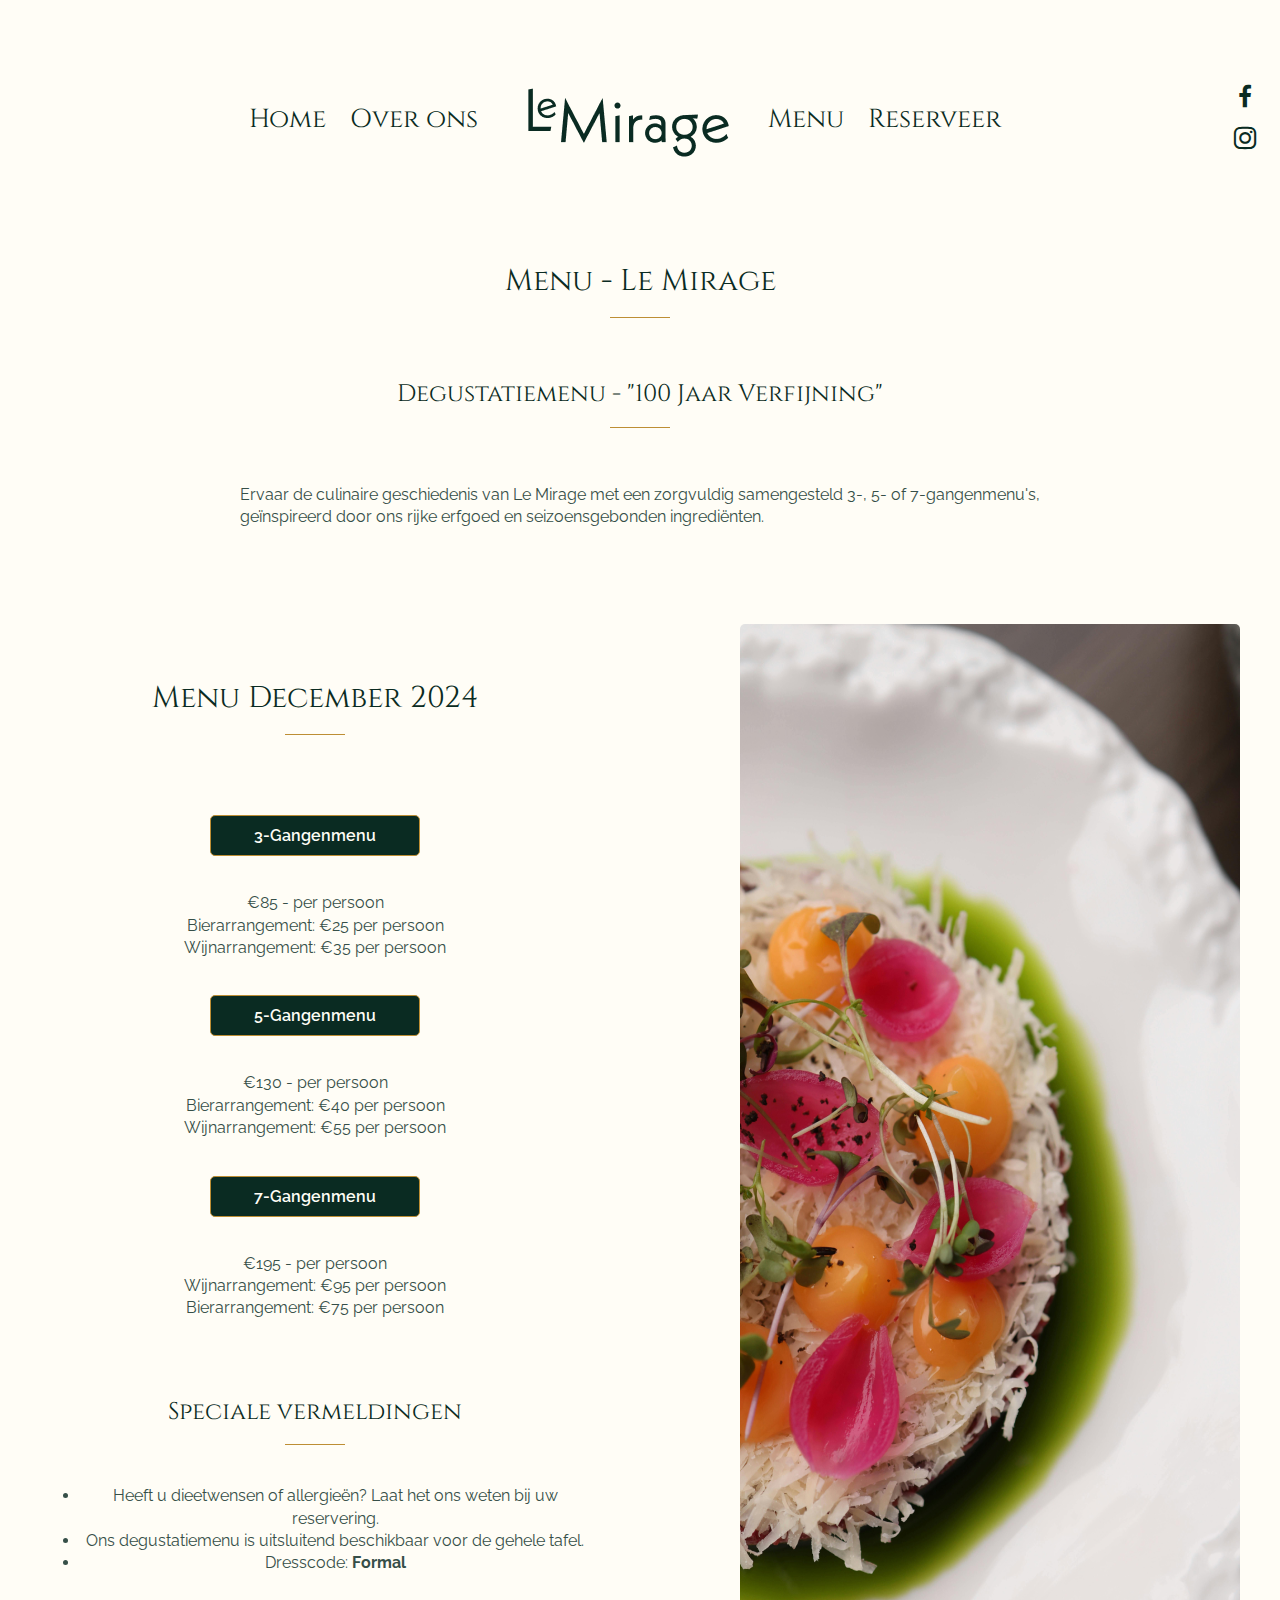
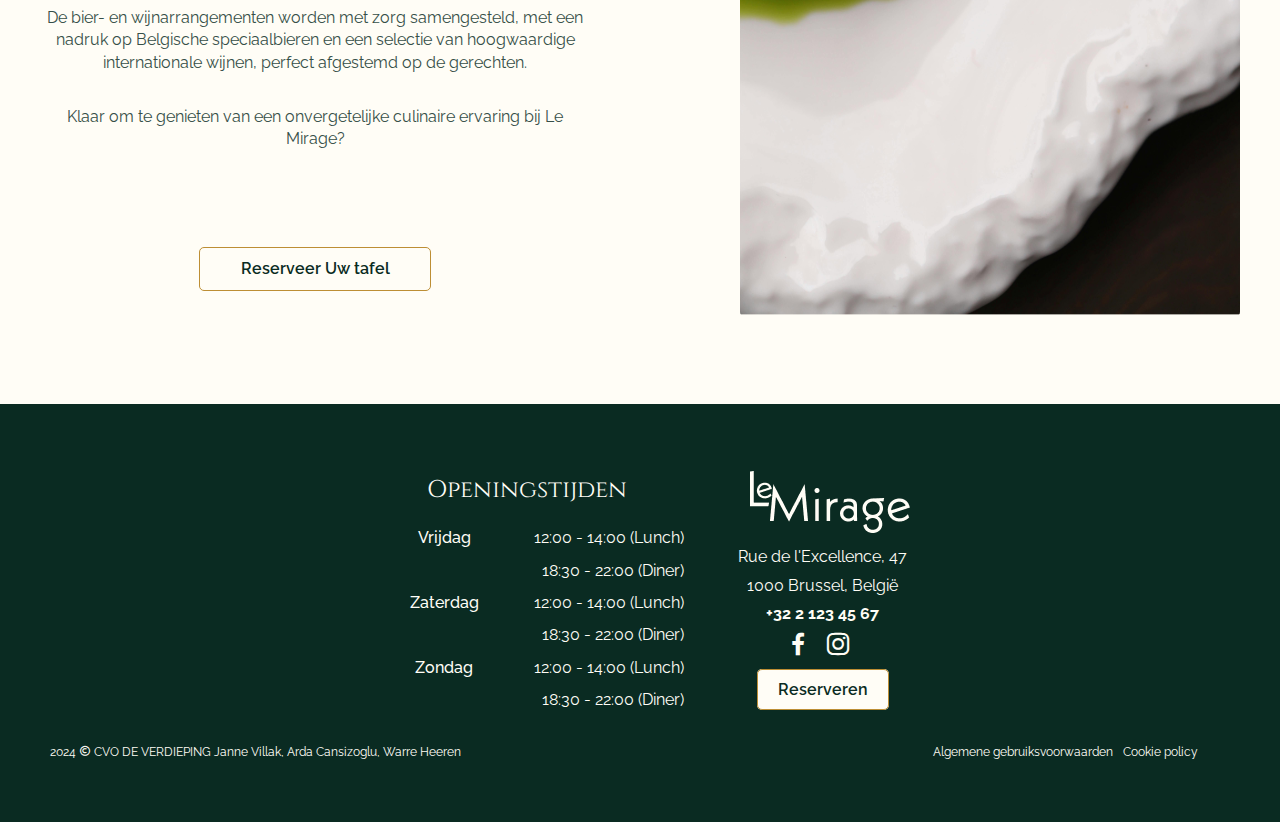
<file: menu.html>
<!DOCTYPE html>
<html lang="nl">
<head>
  <meta charset="UTF-8">
  <meta name="viewport" content="width=device-width, initial-scale=1.0">
  <link rel="preconnect" href="https://fonts.googleapis.com">
  <link rel="preconnect" href="https://fonts.gstatic.com" crossorigin>
  <link href="https://fonts.googleapis.com/css2?family=Cinzel:wght@400..900&family=Raleway:ital,wght@0,100..900;1,100..900&display=swap" rel="stylesheet">
  <link rel="stylesheet" href="https://cdnjs.cloudflare.com/ajax/libs/font-awesome/6.7.1/css/all.min.css" integrity="sha512-5Hs3dF2AEPkpNAR7UiOHba+lRSJNeM2ECkwxUIxC1Q/FLycGTbNapWXB4tP889k5T5Ju8fs4b1P5z/iB4nMfSQ==" crossorigin="anonymous" referrerpolicy="no-referrer">
  <link href='https://unpkg.com/boxicons@2.1.4/css/boxicons.min.css' rel='stylesheet'>
  <link rel="stylesheet" href="main.css">
  <script id="mcjs">!function(c,h,i,m,p){m=c.createElement(h),p=c.getElementsByTagName(h)[0],m.async=1,m.src=i,p.parentNode.insertBefore(m,p)}(document,"script","https://chimpstatic.com/mcjs-connected/js/users/7bb4e3809a98e69a9f08144ef/3a991d04a218d52280e960f72.js");</script>
  <meta name="title" content="Le Mirage | 100 Jaar Culinaire Perfectie in Brussel">
<meta name="description" content="Le Mirage, opgericht in 1924, is een iconisch restaurant in Brussel met twee Michelinsterren. Geniet van verfijnde Belgische gerechten en een rijke geschiedenis, bezocht door Winston Churchill, Queen Elizabeth II, en Grace Kelly.">
<meta name="keywords" content="Le Mirage, Brussels restaurant, Michelinster, haute cuisine, Belgisch keuken, Winston Churchill, Queen Elizabeth II, Grace Kelly, luxueus dineren, culinaire ervaring, historisch restaurant, Le Mirage cookie policy, cookie policy">
<meta name="author" content="Le Mirage">
<meta name="viewport" content="width=device-width, initial-scale=1.0">
  <title>Le Mirage</title>
</head>
<body>
  <header>
    <div class="header-elements">
        <div class="nav-left">
        </div>
        <div class="nav-mid">
            <nav>        
                <a href="index.html" class="links">Home</a>
                <a href="overons.html" class="links">Over ons</a>
            </nav>
            <a href="index.html">
                <img src="images/lemirage-dark.png" class="logo" alt="Logo"></a>
            <nav>   
                <a href="menu.html" class="links">Menu</a>
                <a href="reservatie.html" class="links">Reserveer</a>
            </nav> 
        </div>      
        <div class="nav-right">
            <a href="#"><i class='bx bxl-facebook'></i></a>
            <a href="#"><i class='bx bxl-instagram'></i></a>
        </div>
    </div>  
</header>
<section class="menu-first">
  <h1>Menu - Le Mirage</h1>
  <h2>Degustatiemenu - "100 Jaar Verfijning"</h2>
  <p>Ervaar de culinaire geschiedenis van Le Mirage met een zorgvuldig samengesteld 3-, 5- of 7-gangenmenu's,<br> geïnspireerd door ons rijke erfgoed en seizoensgebonden ingrediënten.</p>
</section>

<section class="menu-second">
  <div class="big-fat-main">
    <div class="menu-left-main">
          <h1>Menu December 2024</h1>
        <div class="menu-buttons">
          <button data-menu="3">3-Gangenmenu</button>
            <p> €85 - per persoon<br>
            Bierarrangement: €25 per persoon<br>
            Wijnarrangement: €35 per persoon</p>
          <button data-menu="5">5-Gangenmenu</button>
          <p>€130 - per persoon<br>
            Bierarrangement: €40 per persoon<br>
            Wijnarrangement: €55 per persoon</p>
          <button data-menu="7">7-Gangenmenu</button>
          <p>€195 -  per persoon<br>
            Wijnarrangement: €95 per persoon<br>
            Bierarrangement: €75 per persoon</p>
        </div>
        <div class="overlay"></div>
        <div class="modal">
          <h2 id="menu-title">Menu</h2>
          <ul id="menu-items"></ul>
          <button id="close-modal">Sluit</button>
        </div>

      <div class="menu-title"><h2>Speciale vermeldingen</h2>
      <ul>
        <li>Heeft u dieetwensen of allergieën? Laat het ons weten bij uw reservering.</li>
        <li>Ons degustatiemenu is uitsluitend beschikbaar voor de gehele tafel.</li>
        <li>Dresscode: <strong>Formal</strong></li>
      </ul></div>
      <p>De bier- en wijnarrangementen worden met zorg samengesteld, met een nadruk op Belgische speciaalbieren en een selectie van hoogwaardige internationale wijnen, perfect afgestemd op de gerechten.</p>
      <p><span class="the-end">Klaar om te genieten van een onvergetelijke culinaire ervaring bij Le Mirage?</span></p>
      <div class="hero-buttons">
        <a href="reservatie.html" class="white-button">Reserveer Uw tafel</a>
      </div>
    </div>

    <div class="menu-right-img"><img src="images/menu-food-cut.png" alt="Very fancy dish served in a very fancy restaurant"></div>
  </div>
</section>
 
<footer class="footer-main">
  <div class="footer-top">
      <div class="footer-top-top">
          <div class="footer-top-left">
              <h2>Openingstijden</h2>
              <div class="opening-hours">
                  <div>Vrijdag</div>
                  <div>12:00 - 14:00 (Lunch)</div>
                  <div></div>
                  <div>18:30 - 22:00 (Diner)</div>
                  <div>Zaterdag</div>
                  <div>12:00 - 14:00 (Lunch)</div>
                  <div></div>
                  <div>18:30 - 22:00 (Diner)</div>
                  <div>Zondag</div>
                  <div>12:00 - 14:00 (Lunch)</div>
                  <div></div>
                  <div>18:30 - 22:00 (Diner)</div>
              </div>
          </div>
          <div class="footer-top-right">
              <img src="images/lemirage-white.png" alt="Le Mirage logo" class="footer-logo">
              <address>
                  Rue de l'Excellence, 47<br>
                  1000 Brussel, België<br>
                  <a href="tel:+3221234567">+32 2 123 45 67</a>
              </address>
              <div class="socials">
                  <a href="#"><i class='bx bxl-facebook'></i></a>
                  <a href="#"><i class='bx bxl-instagram'></i></a>
              </div>
              <div class="footer-button">       
                <a href="reserveer.html" class="reservation-button">Reserveren</a>
              </div>
          </div>
      </div>

  </div>    
  <div class="footer-bottom">
      <p>2024 <i class='bx bx-copyright'></i> CVO DE VERDIEPING Janne Villak, Arda Cansizoglu, Warre Heeren</p>
      <div class="policies">
          <a href="agvw.html">Algemene gebruiksvoorwaarden</a>
          <a href="cookies.html">Cookie policy</a>
      </div>  
  </div>
</footer>
<script src="menu.js"></script>
</body>
</html>
</file>
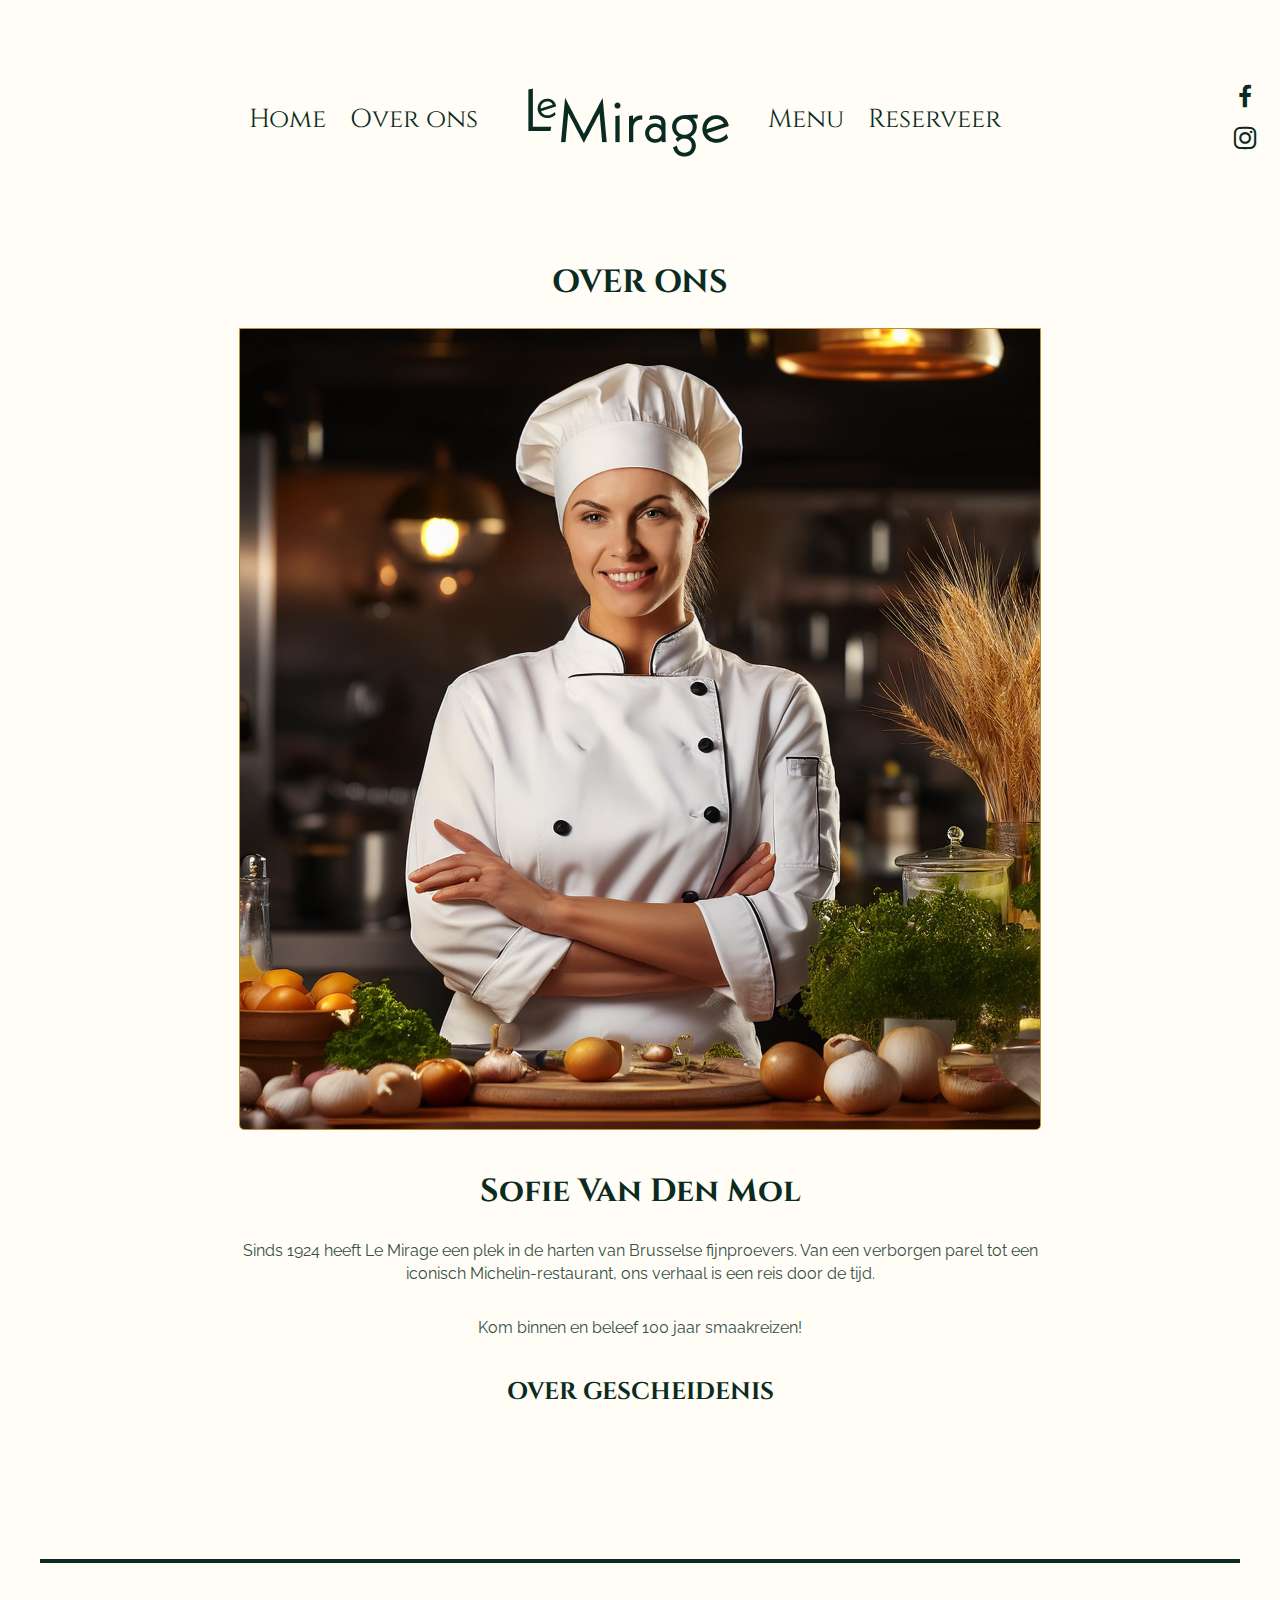
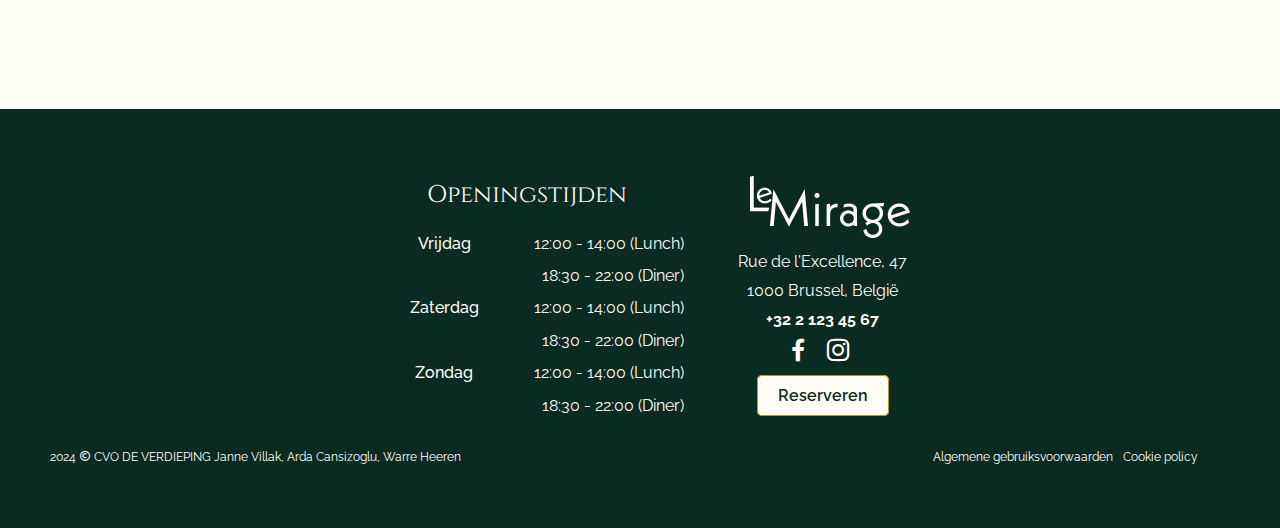
<file: overons.html>
<!DOCTYPE html>
<html lang="nl">
  <head>
    <meta charset="UTF-8">
    <meta name="viewport" content="width=device-width, initial-scale=1.0">
    <link rel="preconnect" href="https://fonts.googleapis.com">
    <link rel="preconnect" href="https://fonts.gstatic.com" crossorigin>
    <link
      href="https://fonts.googleapis.com/css2?family=Cinzel:wght@400..900&family=Raleway:ital,wght@0,100..900;1,100..900&display=swap"
      rel="stylesheet">
    <link rel="stylesheet"
      href="https://cdnjs.cloudflare.com/ajax/libs/font-awesome/6.7.1/css/all.min.css"
      integrity="sha512-5Hs3dF2AEPkpNAR7UiOHba+lRSJNeM2ECkwxUIxC1Q/FLycGTbNapWXB4tP889k5T5Ju8fs4b1P5z/iB4nMfSQ=="
      crossorigin="anonymous" referrerpolicy="no-referrer" />
    <link href='https://unpkg.com/boxicons@2.1.4/css/boxicons.min.css'
      rel='stylesheet'>
      <link rel="stylesheet" href="overons.css">
      <script id="mcjs">!function(c,h,i,m,p){m=c.createElement(h),p=c.getElementsByTagName(h)[0],m.async=1,m.src=i,p.parentNode.insertBefore(m,p)}(document,"script","https://chimpstatic.com/mcjs-connected/js/users/7bb4e3809a98e69a9f08144ef/3a991d04a218d52280e960f72.js");</script>
      <meta name="title" content="Le Mirage | 100 Jaar Culinaire Perfectie in Brussel">
      <meta name="description" content="Le Mirage, opgericht in 1924, is een iconisch restaurant in Brussel met twee Michelinsterren. Geniet van verfijnde Belgische gerechten en een rijke geschiedenis, bezocht door Winston Churchill, Queen Elizabeth II, en Grace Kelly.">
      <meta name="keywords" content="Le Mirage, Brussels restaurant, Michelinster, haute cuisine, Belgisch keuken, Winston Churchill, Queen Elizabeth II, Grace Kelly, luxueus dineren, culinaire ervaring, historisch restaurant, Le Mirage cookie policy, cookie policy">
<meta name="author" content="Le Mirage">
<meta name="viewport" content="width=device-width, initial-scale=1.0">
      <title>Le Mirage</title>
  </head>
  <body>
    <header>
      <div class="nav-left">
      </div>
      <div class="nav-mid">
          <nav>        
              <a href="index.html" class="links">Home</a>
              <a href="overons.html" class="links">Over ons</a>
          </nav>
          <a href="index.html">
              <img src="images/lemirage-dark.png" class="logo" alt="Logo"></a>
          <nav>
              <a href="menu.html" class="links">Menu</a>
              <a href="reservatie.html" class="links">Reserveer</a>
          </nav> 
      </div>      
      <div class="nav-right">
          <a href="#"><i class='bx bxl-facebook'></i></a>
          <a href="#"><i class='bx bxl-instagram'></i></a>
      </div>
  </div>  
</header>
      <section class="overons">
        <h1>OVER ONS</h1>
        <section class="hero">
          <img src="overonsimages/sofienew.jpeg" alt="Hero Image">
          <h1>Sofie Van Den Mol</h1>
          <p>Sinds 1924 heeft Le Mirage een plek in de harten van Brusselse
            fijnproevers. Van een verborgen parel tot een iconisch
            Michelin-restaurant, ons verhaal is een reis door de tijd.
          </p>
          <p>Kom binnen en beleef 100 jaar smaakreizen!</p>
        </section>

        <h2>OVER GESCHEIDENIS</h2>
        <div class="timeline">
          <div class="timeline-line"></div>

          <div class="timeline-item" onclick="showContent(1924)">
            <div class="timeline-image">
              <img src="overonsimages/eerste_menu.png"
                alt="Opening van Le Mirage">
            </div>
            <p class="year">1924</p>
          </div>

          <div class="timeline-item" onclick="showContent(1937)">
            <div class="timeline-image">
              <img src="overonsimages/eerstepic.png"
                alt="Eerste Michelinster">
            </div>
            <p class="year">1937</p>
          </div>

          <div class="timeline-item" onclick="showContent(1940)">
            <div class="timeline-image">
              <img src="overonsimages/churchill.png"
                alt="Tweede Michelinster">
            </div>
            <p class="year">1940</p>
          </div>

          <div class="timeline-item" onclick="showContent(1952)">
            <div class="timeline-image">
              <img src="overonsimages/gracekelly.png"
                alt="Bezoek van Grace Kelly">
            </div>
            <p class="year">1952</p>
          </div>

          <div class="timeline-item" onclick="showContent(1964)">
            <div class="timeline-image">
              <img src="overonsimages/chef1960.png"
                alt="Opening van Le Mirage">
            </div>
            <p class="year">1964</p>
          </div>

          <div class="timeline-item" onclick="showContent(1973)">
            <div class="timeline-image">
              <img src="overonsimages/elisa.png"
                alt="Koninklijk bezoek van Koningin Elizabeth II">
            </div>
            <p class="year">1973</p>
          </div>

          <div class="timeline-item" onclick="showContent(2008)">
            <div class="timeline-image">
              <img src="overonsimages/eerste_menu.png"
                alt="Prijs voor het beste bierpairing-menu">
            </div>
            <p class="year">2008</p>
          </div>

          <div class="timeline-item" onclick="showContent(2024)">
            <div class="timeline-image">
              <img src="overonsimages/jubileum.png"
                alt="Bezoek van Grace Kelly">
            </div>
            <p class="year">2024</p>
          </div>
        </div>

        <div class="timeline-content">
          <div id="content-1924" class="jaar-content">
            <h3>Opening van Le Mirage </h3>
            <p class="jaar-content-p">Le Mirage opent zijn deuren in het hart
              van Brussel, opgericht
              door
              de ambitieuze Belgische chef Auguste Van Loo. Hij combineert
              traditionele Belgische gerechten zoals stoofvlees met bier met
              internationale technieken. Het restaurant wordt snel een geliefde
              plek voor zowel locals als internationale reizige</p>
          </div>
        </div>

        <div class="timeline-content">
          <div id="content-1937" class="jaar-content">
            <h3>Eerste Michelinster </h3>
            <p class="jaar-content-p">Le Mirage ontvangt zijn eerste Michelinster dankzij het iconische gerecht Waterzooi van tarbot en een vernieuwde versie van Belgische chocoladefondant. Chef Auguste wordt geprezen om zijn verfijning van Belgische klassiekers.</p>
          </div>
        </div>

        <div class="timeline-content">
          <div id="content-1940" class="jaar-content">
            <h3>Winston Churchill</h3>
            <p class="jaar-content-p">Tijdens een diplomatiek bezoek aan Brussel in de aanloop naar de Tweede Wereldoorlog dineert Winston Churchill bij Le Mirage. Hij bestelt een filet américain met handgesneden frieten en drinkt naar verluidt een oude Lambiek. Hij zou hebben gezegd: "De beste frieten van mijn leven."</p>
          </div>
        </div>

        <div class="timeline-content">
          <div id="content-1952" class="jaar-content">
            <h3>Bezoek van Grace Kelly</h3>
            <p class="jaar-content-p"> Grace Kelly dineert bij Le Mirage tijdens haar bezoek aan Brussel met prins Rainier III. Het stel geniet van de beroemde Brusselse wafels met aardbeien en slagroom als dessert. Ze bedanken het personeel persoonlijk en een foto van het bezoek siert jarenlang de muur van het restaurant..</p>
          </div>
        </div>

        <div class="timeline-content">
          <div id="content-1964" class="jaar-content">
            <h3>Chef Jacques met de beroemde Chocoladebom</h3>
            <p class="jaar-content-p"> Onder leiding van Augustes zoon, Chef Jacques Van Loo, wordt Le Mirage opnieuw bekroond met een Michelinster. Zijn innovatieve gerecht Kreeft met witloof en een saus van Kriekbier trekt internationale aandacht.</p>
          </div>
        </div>

        <div class="timeline-content">
          <div id="content-1973" class="jaar-content">
            <h3>Koninklijk bezoek van Koningin Elizabeth II</h3>
            <p class="jaar-content-p">Tijdens een staatsbezoek aan België dineert Koningin Elizabeth II in Le Mirage. Ze geniet van een exclusief menu dat onder andere kalfsvlees met een saus van Belgische abdijbier bevat. Ze is bijzonder onder de indruk van de paling in 't groen en laat het recept opvragen.</p>
          </div>
        </div>

        <div class="timeline-content">
          <div id="content-2008" class="jaar-content">
            <h3>Prijs voor het beste bierpairing-menu</h3>
            <p class="jaar-content-p">Le Mirage wint een internationale prijs
              voor hun innovatieve
              menu met bierpairings, zoals Mosselen met een saus van Duvel en
              Stoofvlees met Westmalle Dubbel.</p>
          </div>
        </div>

        <div class="timeline-content">
          <div id="content-2024" class="jaar-content">
            <h3>100-jarig jubileum</h3>
            <p class="jaar-content-p">Le Mirage viert zijn 100-jarig bestaan met
              een speciaal menu
              dat een eerbetoon is aan de drie generaties chefs die het
              restaurant hebben geleid. Klassiekers zoals Waterzooi, Witloof
              in de oven, en de beroemde chocoladebom worden gecombineerd met
              nieuwe creaties van Chef Sophie.</p>
          </div>
        </div>
      </section>
        <footer class="footer-main">
          <div class="footer-top">
              <div class="footer-top-top">
                  <div class="footer-top-left">
                      <h2>Openingstijden</h2>
                      <div class="opening-hours">
                          <div>Vrijdag</div>
                          <div>12:00 - 14:00 (Lunch)</div>
                          <div></div>
                          <div>18:30 - 22:00 (Diner)</div>
                          <div>Zaterdag</div>
                          <div>12:00 - 14:00 (Lunch)</div>
                          <div></div>
                          <div>18:30 - 22:00 (Diner)</div>
                          <div>Zondag</div>
                          <div>12:00 - 14:00 (Lunch)</div>
                          <div></div>
                          <div>18:30 - 22:00 (Diner)</div>
                      </div>
                  </div>
                  <div class="footer-top-right">
                      <img src="images/lemirage-white.png" alt="Le Mirage logo" class="footer-logo">
                      <address>
                          Rue de l'Excellence, 47<br>
                          1000 Brussel, België<br>
                          <a href="tel:+3221234567">+32 2 123 45 67</a>
                      </address>
                      <div class="socials">
                          <a href="#"><i class='bx bxl-facebook'></i></a>
                          <a href="#"><i class='bx bxl-instagram'></i></a>
                      </div>
                              <div class="footer-button">       
                  <a href="reservatie.html" class="reservation-button">Reserveren</a>
              </div>
                  </div>
              </div>
      
          </div>    
          <div class="footer-bottom">
              <p>2024 <i class='bx bx-copyright'></i> CVO DE VERDIEPING Janne Villak, Arda Cansizoglu, Warre Heeren</p>      
              <div class="policies">
                  <a href="agvw.html">Algemene gebruiksvoorwaarden</a>
                  <a href="cookies.html">Cookie policy</a>
              </div>  
          </div>
        </footer>
            <script src="overons.js"></script>
          </body>
        </html>
</file>
<file: main.css>
html {
  scroll-behavior: smooth;
}

body {
  height: 100%;
  font-size: 100%;
  line-height: 1.4;
  margin: 0;
  padding: 0;
  background-color: #FFFDF6;
  font-family: "Raleway", Helvetica, sans-serif;
}

h1,
h2,
h3,
h4 {
  color: #0A2B22;
  font-family: "Cinzel", helvetica, sans-serif;
  font-weight: 400;
}

p,
ol,
ul,
li {
  color: #364f48;
  font-family: "Raleway", helvetica, sans-serif;
  font-weight: 400;
}

a {
  text-decoration: none;
}

img {
  border-radius: 5px;
}

header {
  position: sticky;
  top: 0;
  height: 200px;
  padding: 20px;
  display: flex;
  align-items: center;
  justify-content: space-between;
  background-color: #FFFDF6;
  z-index: 5;
}

.header-elements {
  position: relative;
  display: flex;
  justify-content: space-between;
  align-items: center;
  width: 100%;

}

.nav-mid {
  display: flex;
  align-items: center;
  gap: 20px;
}

.links {
  font-family: "Cinzel", Helvetica, sans-serif;
  color: #0A2B22;
  text-decoration: none;
  font-size: 26px;
  padding: 10px;
  position: relative;
}

.links::after {
  content: '';
  position: absolute;
  bottom: 0;
  left: 50%;
  width: 0;
  height: 1px;
  background-color: #BD8E34;
  transition: width 0.9s ease, left 0.9s ease;
}

.links:hover::after {
  width: 100%;
  left: 0;
}

.links:hover {
  color: #BD8E34;
}

.nav-right {
  display: flex;
  flex-direction: column;
  font-size: 30px;
}

.bx {
  color: #0A2B22;
}

section {
  margin: 80px 0;
  display: flex;
  justify-content: center;
  align-items: flex-start;
  padding: 0 20px;
  background-color: #FFFDF6;
}

section h1 {
  font-size: 30px;
  margin-bottom: 40px;
}

section h2 {
  font-size: 24px;
  margin-bottom: 40px;
}

.user-policy {
  display: flex;
  flex-direction: column;
  justify-content: center;
  margin: 20px 100px;
  padding: 0 20px;
}

.user-policy address {
  color: #0A2B22;
}

.user-policy h1::after,
.user-policy h2::after {
  content: "";
  display: block;
  width: 10px;
  height: 1px;
  background-color: #bd8d3400;
  margin: 10px auto 0;

}

section h1::after,
section h2::after {
  content: "";
  display: block;
  width: 60px;
  height: 1px;
  background-color: #BD8E34;
  margin: 15px auto 0;
}

.first-main,
.third-main,
.fourth-main,
.menu-first {
  max-width: 1200px;
  width: 100%;
  margin: 0 auto;
  display: flex;
  flex-direction: column;
  align-items: center;
  justify-content: center
}

.hero-text {
  display: flex;
  flex-direction: column;
  align-items: center;
  justify-content: space-around;
}

section.first {
  position: relative;
  z-index: 0;
}

.hero-image {
  margin-top: 100px;
  background-image: url("images/hero-food.jpg");
  min-height: 500px;
  background-attachment: fixed;
  background-position: center;
  background-repeat: no-repeat;
  background-size: auto;
  width: 1200px;
  border-radius: 5px;
  position: relative;
  opacity: .75;
}

.hero-buttons {
  display: flex;
  align-items: center;
  justify-content: space-evenly;
  margin-top: 80px;
  width: 100%;
}

.white-button {
  color: #0A2B22;
  text-decoration: none;
  text-align: center;
  font-family: "Raleway", helvetica, sans-serif;
  font-weight: 600;
  font-size: 16px;
  border: 1px solid #BD8E34;
  width: 210px;
  padding: 10px;
  border-radius: 5px;
  background-color: #FFFDF6;
  transition: all 0.8s ease;
}

.white-button:hover {
  box-shadow: 0 0 5px 0 #BD8E34;
  border: 1px solid #BD8E34;
}

.second-main,
.sixth-main,
.big-fat-main {
  max-width: 1200px;
  width: 100%;
  margin: 0 auto;
  display: flex;
  align-items: center;
  justify-content: center;
  gap: 150px;
}

.second-right {
  display: flex;
  flex-direction: column;
  align-items: center;
  text-align: center;
}

.second-right span {
  font-family: "Raleway", Helvetica, sans-serif;
  font-weight: 500;
}

.third-bottom {
  display: flex;
  align-items: center;
  justify-content: center;
  gap: 150px;
  margin-top: 60px;
}

.third-left,
.sixth-left {
  text-align: center;
}

.fourth-bottom {
  max-width: 1200px;
  width: 100%;
  margin: 0 auto;
  position: relative;
}

.fourth-bottom-quotes {
  position: relative;
  height: 300px;
}

.fourth-bottom blockquote {
  position: absolute;
}

.fourth-bottom blockquote:nth-child(1) {
  top: 0;
  left: 0;
}

.fourth-bottom blockquote:nth-child(2) {
  top: 50%;
  left: 50%;
  transform: translate(-50%, -50%);
}

.fourth-bottom blockquote:nth-child(3) {
  bottom: 0;
  right: 0;
}

.seventh-text {
  text-align: center;
}

.eighth {
  display: flex;
  flex-direction: column;
  justify-content: center;
  align-items: center;
}

.gallery-main {
  position: relative;
  width: 600px;
  overflow: hidden;
}

.gallery-scroll {
  display: flex;
  transition: transform 0.6s ease-in-out;
}

.gallery-piece {
  min-width: 100%;
  box-sizing: border-box;
}

.gallery-buttons {
  position: absolute;
  top: 50%;
  width: 100%;
  display: flex;
  justify-content: space-between;
  transform: translateY(-50%);
}

.gallery-buttons i {
  background-color: #364f48b7;
  color: #FFD700;
  border: none;
  cursor: pointer;
  padding: 10px;
  transition: all 0.6s ease;
}

.gallery-buttons i:hover {
  background-color: #364f48;
  color: #FFD700;
  box-shadow: 0 0 5px 0 #BD8E34;
  border: 1px solid #BD8E34;
}

footer {
  width: auto;
  padding: 50px;
  background-color: #0A2B22;
  color: #FFFDF6;
}

footer h2,
footer h3,
footer p {
  color: #FFFDF6;
}

.footer-top {
  display: flex;
  flex-direction: column;
  align-items: center;
  justify-content: center;
}

.footer-top-top {
  display: flex;
  align-items: center;
  justify-content: space-evenly;
}

.footer-top-left {
  display: flex;
  flex-direction: column;
  align-items: center;
  margin-right: 50px;
}

.footer-top-left h3 {
  font-weight: 500;
  margin-right: 15px;
}

.opening-hours {
  display: grid;
  grid-template-columns: 1fr 1fr;
  gap: 10px 15px;
  font-family: "Raleway", Helvetica, sans-serif;
  color: #FFFDF6;
}

.opening-hours>div:nth-child(odd) {
  text-align: center;
  font-weight: 500;
}

.opening-hours>div:nth-child(even) {
  text-align: right;
}

.footer-top-right {
  display: flex;
  flex-direction: column;
  align-items: center;
}

.footer-logo {
  color: #FFFDF6;
}

address {
  text-align: center;
  font-style: normal;
  line-height: 1.8;
  color: #FFFDF6;
}

.footer-top-right a {
  color: #FFFDF6;
  font-weight: bold;
}

.socials {
  display: flex;
  align-items: center;
}

.socials i {
  color: #FFFDF6;
  font-size: 30px;
  margin-bottom: 20px;
  margin-right: 10px;
}

.footer-top-right .reservation-button {
  margin-top: 20px;
  border-radius: 5px;
  border: 1px solid #BD8E34;
  color: #0A2B22;
  background-color: #FFFDF6;
  padding: 10px 20px;
  text-align: center;
  text-decoration: none;
  font-family: "Raleway", Helvetica, sans-serif;
  font-size: 16px;
  font-weight: 600;
  transition: box-shadow 0.8s ease;
}

.reservation-button:hover {
  box-shadow: 0 0 8px 0 #BD8E34;
}

.footer-bottom {
  display: flex;
  align-items: center;
  justify-content: space-between;
  font-family: "Raleway", Helvetica, sans-serif;
  font-size: 12px;
  margin-top: 20px;
}

.footer-bottom a,
.footer-bottom i {
  text-decoration: none;
  color: #FFFDF6;
}

.policies {
  display: flex;
  flex-direction: row;
  align-items: center;
  gap: 10px;
  margin-right: 2rem;
}

.policies a:hover {
  text-decoration: underline;
}

.menu-buttons {
  display: flex;
  flex-direction: column;
  align-items: center;
  justify-content: center;
  text-align: center;
  gap: 20px;
  margin: 40px;
}

.menu-buttons button {
  width: 210px;
  padding: 10px;
  font-size: 16px;
  font-weight: 600;
  cursor: pointer;
  background-color: #0A2B22;
  color: #FFFDF6;
  border: 1px solid #BD8E34;
  border-radius: 5px;
  transition: all 0.8s ease;
  text-align: center;
  font-family: "Raleway", helvetica, sans-serif;
}

.menu-buttons button:hover {
  box-shadow: 0 0 5px 0 #BD8E34;
  color: #0A2B22;
  background-color: #FFFDF6;
  border: 1px solid #BD8E34;
}

.modal {
  display: none;
  text-align: center;
  position: fixed;
  top: 50%;
  left: 50%;
  transform: translate(-50%, -50%);
  background-color: #FFFDF6;
  padding: 20px;
  box-shadow: 0 5px 8px #bd8d3444;
  z-index: 1000;
  max-width: 500px;
  width: 90%;
  border-radius: 8px;
}

.modal h2 {
  margin: 0 0 10px;
}

.modal ul {
  list-style: none;
  padding: 0;
}

.modal ul li {
  font-family: "Raleway", Helvetica, sans-serif;
  margin-bottom: 10px;
}

.dish-name {
  font-family: "Raleway", Helvetica, sans-serif;
  font-weight: 400;
  font-style: italic;
  font-size: 16px;
}

.description {
  font-family: "Raleway", Helvetica, sans-serif;
  margin-bottom: 10px;
  font-size: 16px;
}

.modal button {
  color: #0A2B22;
  text-decoration: none;
  text-align: center;
  font-family: "Raleway", helvetica, sans-serif;
  font-weight: 600;
  font-size: 16px;
  border: 1px solid #BD8E34;
  width: 210px;
  padding: 10px;
  border-radius: 5px;
  background-color: #FFFDF6;
  transition: box-shadow 0.8s ease;
}

.modal button:hover {
  box-shadow: 0 0 5px 0 #BD8E34;
  background-color: #FFFDF6;
  border: 1px solid #BD8E34;
}

.overlay {
  display: none;
  position: fixed;
  top: 0;
  left: 0;
  width: 100%;
  height: 100%;
  background-color: rgba(0, 0, 0, 0.5);
  z-index: 999;
}

.menu-first h1,
.menu-first h2,
.menu-second h1,
.menu-second h2 {
  text-align: center;
}

.menu-right {
  display: flex;
  flex-direction: column;
  align-items: end;
  justify-content: end;
  width: auto;
}

.menu-left-main,
.menu-price p,
.menu-courses,
.menu-carte {
  display: flex;
  flex-direction: column;
  align-items: center;
  justify-content: center;
  text-align: center;
}

.menu-left-main.the-end {
  font-family: "Cinzel", Helvetica, sans-serif;
  font-size: 24px;
  font-weight: 500;
}

.menu-courses li {
  font-weight: 600;
}
</file>
<file: overons.css>
html {
  scroll-behavior: smooth;
}

body {
  height: 100%;
  font-size: 100%;
  line-height: 1.4;
  margin: 0;
  padding: 0;
  background-color: #FFFDF6;
  font-family: "Raleway", Helvetica, sans-serif;
}

h1,
h2,
h3,
h4 {
  color: #0A2B22;
  font-family: "Cinzel", helvetica, sans-serif;
  font-weight: 400;
}

p {
  color: #364f48;
  font-family: "Raleway", helvetica, sans-serif;
  font-weight: 400;
}

a {
  text-decoration: none;
}

img {
  border-radius: 5px;
}

header {
  position: sticky;
  top: 0;
  height: 200px;
  padding: 20px;
  display: flex;
  align-items: center;
  justify-content: space-between;
  background-color: #FFFDF6;
  z-index: 5;
}

.header-elements {
  position: relative;
  display: flex;
  justify-content: space-between;
  align-items: center;
  width: 100%;
}

.nav-mid {
  display: flex;
  align-items: center;
  gap: 20px;
}

.links {
  font-family: "Cinzel", Helvetica, sans-serif;
  color: #0A2B22;
  text-decoration: none;
  font-size: 26px;
  padding: 10px;
  position: relative;
}

.links::after {
  content: '';
  position: absolute;
  bottom: 0;
  left: 50%;
  width: 0;
  height: 1px;
  background-color: #BD8E34;
  transition: width 0.9s ease, left 0.9s ease;
}

.links:hover::after {
  width: 100%;
  left: 0;
}

.links:hover {
  color: #BD8E34;
}


.nav-right {
  display: flex;
  flex-direction: column;
  font-size: 30px;
}

.bx {
  color: #0A2B22;
}


/* .........ARDA  css............ */

.overons .hero {
  display: flex;
  flex-direction: column;
  align-items: center;
  text-align: center;
}

.overons .hero img {
  width: 100%;
  max-width: 800px;
  height: auto;
  margin-bottom: 20px;
  border: 1px solid #BD8E34;
  border-radius: 0 0 5px 5px;
}

.overons .hero h1 {
  margin-top: 0;
  margin-bottom: 10px;
  font-weight: bold;
}

.overons .hero p {
  max-width: 800px;
  padding: 0 20px;
  text-align: center;
}


.overons h1,
.overons h2 {
  text-align: center;
  width: 100%;
  font-weight: bold;
}

.overons .hero h1 {
  position: relative;
  transform: none;
  left: auto;
  top: auto;
  margin-top: 20px;
}

/******* TIMELINE CSS START ************/
/***************************************/
.timeline-section {
  padding: 40px;
  background-color: #f8f8f8;
}

.timeline-section h2 {
  color: #0A2B22;
  font-family: "Cinzel", helvetica, sans-serif;
  font-weight: 400;
  display: center;
}


@media (max-width: 768px) {
  .timeline-item {
    flex-direction: column;
    width: 100%;
  }

  .timeline-content h3 {
    position: static;
    background-color: transparent;
    color: #0A2B22;
    padding: 0;
  }
}

@media (min-width: 1024px) {
  .timeline-item {
    justify-content: center;
  }
}

.timeline {
  display: flex;
  justify-content: space-between;
  margin: 40px;
  padding: 40px;
  position: relative;

}

.timeline-item {
  position: relative;
  display: flex;
  flex-direction: column;
  align-items: center;
  cursor: pointer;
  justify-content: space-between;
  margin-bottom: 10px;
  width: 100%;
  padding: 10px;
  box-sizing: border-box;
  transition: transform 0.3s ease;
  z-index: 2;
}

.timeline-content,
p.jaar-content-p {
  width: 100%;
  max-width: 350px;
  text-align: center;
  margin: 40px auto;
}

.timeline-content,
.timeline-image {
  width: 100%;
  max-width: 350px;
  padding: 0px;
  box-sizing: border-box;

}

.timeline-image {
  position: relative;
  width: 100%;
  max-width: 350px;
  height: 100px;
  margin-bottom: 10px;
  text-align: center;
}

.timeline-image img {
  width: 150px;
  height: 150px;
  object-fit: cover;
  border-radius: 50%;
}


.timeline-image :hover {
  transform: scale(1.8);
}

.timeline-line {
  width: 100%;
  height: 4px;
  position: absolute;
  width: 100%;
  background-color: #0A2B22;
  position: absolute;
  top: 50%;
  left: 0;
  z-index: 1;
}

@media (max-width: 768px) {
  .timeline-item {
    flex-direction: column;
    width: 100%;
  }
}

.timeline-item p.year {
  position: absolute;
  top: -20px;
  font-weight: bold;
  background-color: rgba(255, 255, 255, 0.8);
  padding: 2px 5px;
  border-radius: 5px;
}

.jaar-content {
  display: none;
  position: relative;
  width: 100%;
  max-width: 350px;
  padding: 20px;
  font-weight: bold;
  margin: 0 auto;
  text-align: center;
  border: 2px solid #BD8E34;
  box-shadow: 0 2px 10px rgba(0, 0, 0, 0.2);
}

.jaar-content h3 {
  position: relative;
  width: 100%;
  max-width: 350px;
  text-align: center;
}

.jaar-content p {
  position: relative;
  width: 100%;
  max-width: 350px;
  text-align: center;
  margin: 0 auto;
  text-align: center;
  margin-right: 10px;
}

.timeline-item:nth-child(odd) {
  margin-left: auto;
  justify-content: flex-end;
  text-align: right;
  padding-right: 20px;
}

.timeline-item:nth-child(even) {
  margin-right: auto;
  padding-left: 20px;
}


/* Timeline Animations */
/* Scroll Animation CSS- */
.timeline-item {
  opacity: 0;
  transform: translateY(50px);
  transition: opacity 0.8s ease, transform 0.8s ease;
}

.timeline-item.visible {
  opacity: 1;
  transform: translateY(0);
}

@keyframes slideInFromLeft {
  0% {
    opacity: 0;
    transform: translateX(-100%);
  }

  100% {
    opacity: 1;
    transform: translateX(0);
  }
}

@keyframes slideInFromRight {
  0% {
    opacity: 0;
    transform: translateX(100%);
  }

  100% {
    opacity: 1;
    transform: translateX(0);
  }
}

.timeline-item:nth-child(odd) {
  animation: slideInFromLeft 1s forwards;
  animation-delay: 1.5s;
}

.timeline-item:nth-child(even) {
  animation: slideInFromRight 1s forwards;
  animation-delay: 1s;
}

/******* TIMELINE CSS END ************/
/***************************************/


/******* SCROLL TO TOP START************/
/*********************************/
/* Scroll to Top Button Styles */
.scroll-to-top {
  position: fixed;
  bottom: 20px;
  right: 20px;
  background-color: #0A2B22;
  color: #FFFDF6;
  width: 50px;
  height: 50px;
  border-radius: 50%;
  display: flex;
  align-items: center;
  justify-content: center;
  cursor: pointer;
  opacity: 0;
  transition: opacity 0.3s ease-in-out;
  z-index: 1000;
  border: 2px solid #BD8E34;
  box-shadow: 0 2px 10px rgba(0, 0, 0, 0.2);
}

.scroll-to-top.show {
  opacity: 1;
}

.scroll-to-top:hover {
  background-color: #364f48;
}

.scroll-to-top svg {
  width: 24px;
  height: 24px;
  fill: #FFFDF6;
}

/******* SCROLL TO TOP END************/
/*********************************/



/* FOOTER IS BEGIN HIER!! */
footer {
  width: auto;
  padding: 50px;
  background-color: #0A2B22;
  color: #FFFDF6;
}

footer h2,
footer h3,
footer p {
  color: #FFFDF6;
}

.footer-top {
  display: flex;
  flex-direction: column;
  align-items: center;
  justify-content: center;
}

.footer-top-top {
  display: flex;
  align-items: center;
  justify-content: space-evenly;
}

.footer-top-left {
  display: flex;
  flex-direction: column;
  align-items: center;
  margin-right: 50px;
}

.footer-top-left h3 {
  font-weight: 500;
  margin-right: 15px;
}

.opening-hours {
  display: grid;
  grid-template-columns: 1fr 1fr;
  gap: 10px 15px;
  font-family: "Raleway", Helvetica, sans-serif;
  color: #FFFDF6;
}

.opening-hours>div:nth-child(odd) {
  text-align: center;
  font-weight: 500;
}

.opening-hours>div:nth-child(even) {
  text-align: right;
}

.footer-top-right {
  display: flex;
  flex-direction: column;
  align-items: center;
}

.footer-logo {
  color: #FFFDF6;
}

address {
  text-align: center;
  font-style: normal;
  line-height: 1.8;
  color: #FFFDF6;
}

.footer-top-right a {
  color: #FFFDF6;
  font-weight: bold;
}

.socials {
  display: flex;
  align-items: center;
}

.socials i {
  color: #FFFDF6;
  font-size: 30px;
  margin-bottom: 20px;
  margin-right: 10px;
}

.footer-top-right .reservation-button {
  margin-top: 20px;
  border-radius: 5px;
  border: 1px solid #BD8E34;
  color: #0A2B22;
  background-color: #FFFDF6;
  padding: 10px 20px;
  text-align: center;
  text-decoration: none;
  font-family: "Raleway", Helvetica, sans-serif;
  font-size: 16px;
  font-weight: 600;
  transition: box-shadow 0.8s ease;
}

.reservation-button:hover {
  box-shadow: 0 0 8px 0 #BD8E34;
}

.footer-bottom {
  display: flex;
  align-items: center;
  justify-content: space-between;
  font-family: "Raleway", Helvetica, sans-serif;
  font-size: 12px;
  margin-top: 20px;
}

.footer-bottom a,
.footer-bottom i {
  text-decoration: none;
  color: #FFFDF6;
}

.policies {
  display: flex;
  flex-direction: row;
  align-items: center;
  gap: 10px;
  margin-right: 2rem;
}

.policies a:hover {
  text-decoration: underline;
}
</file>
